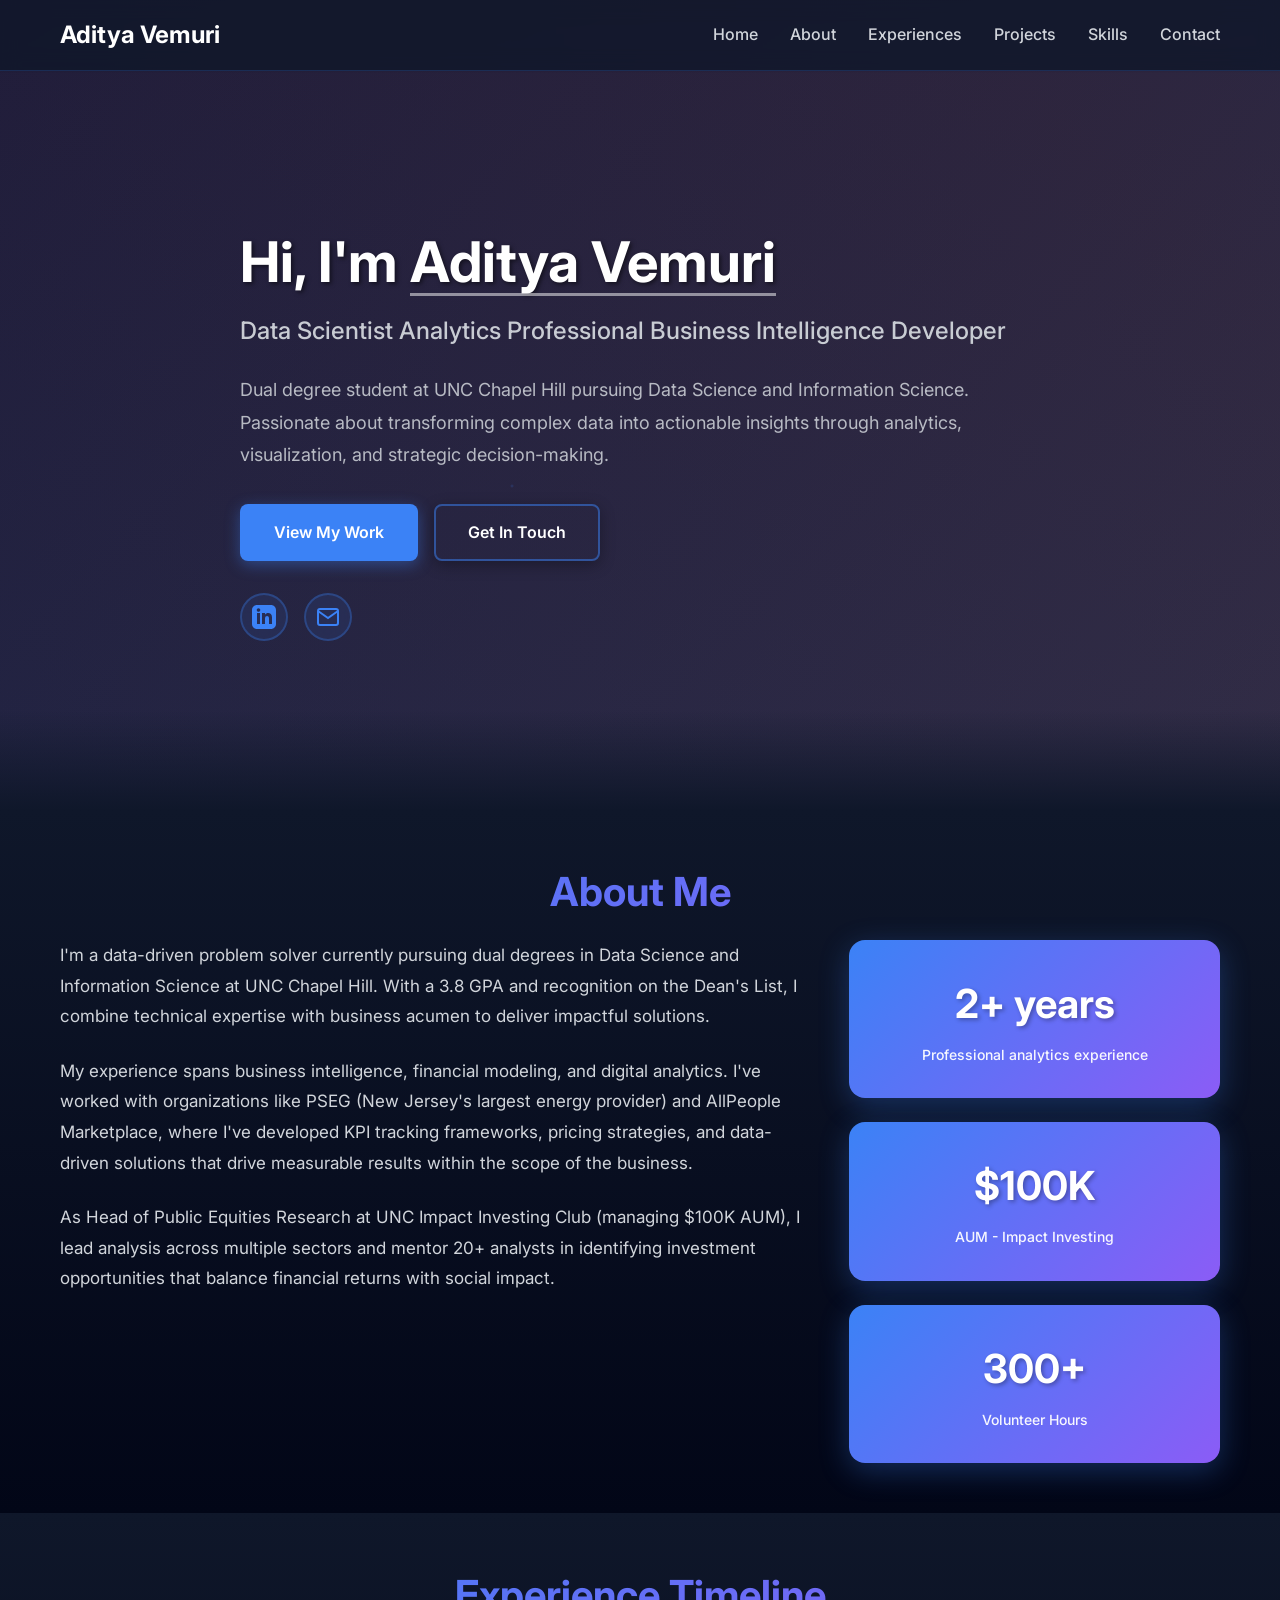
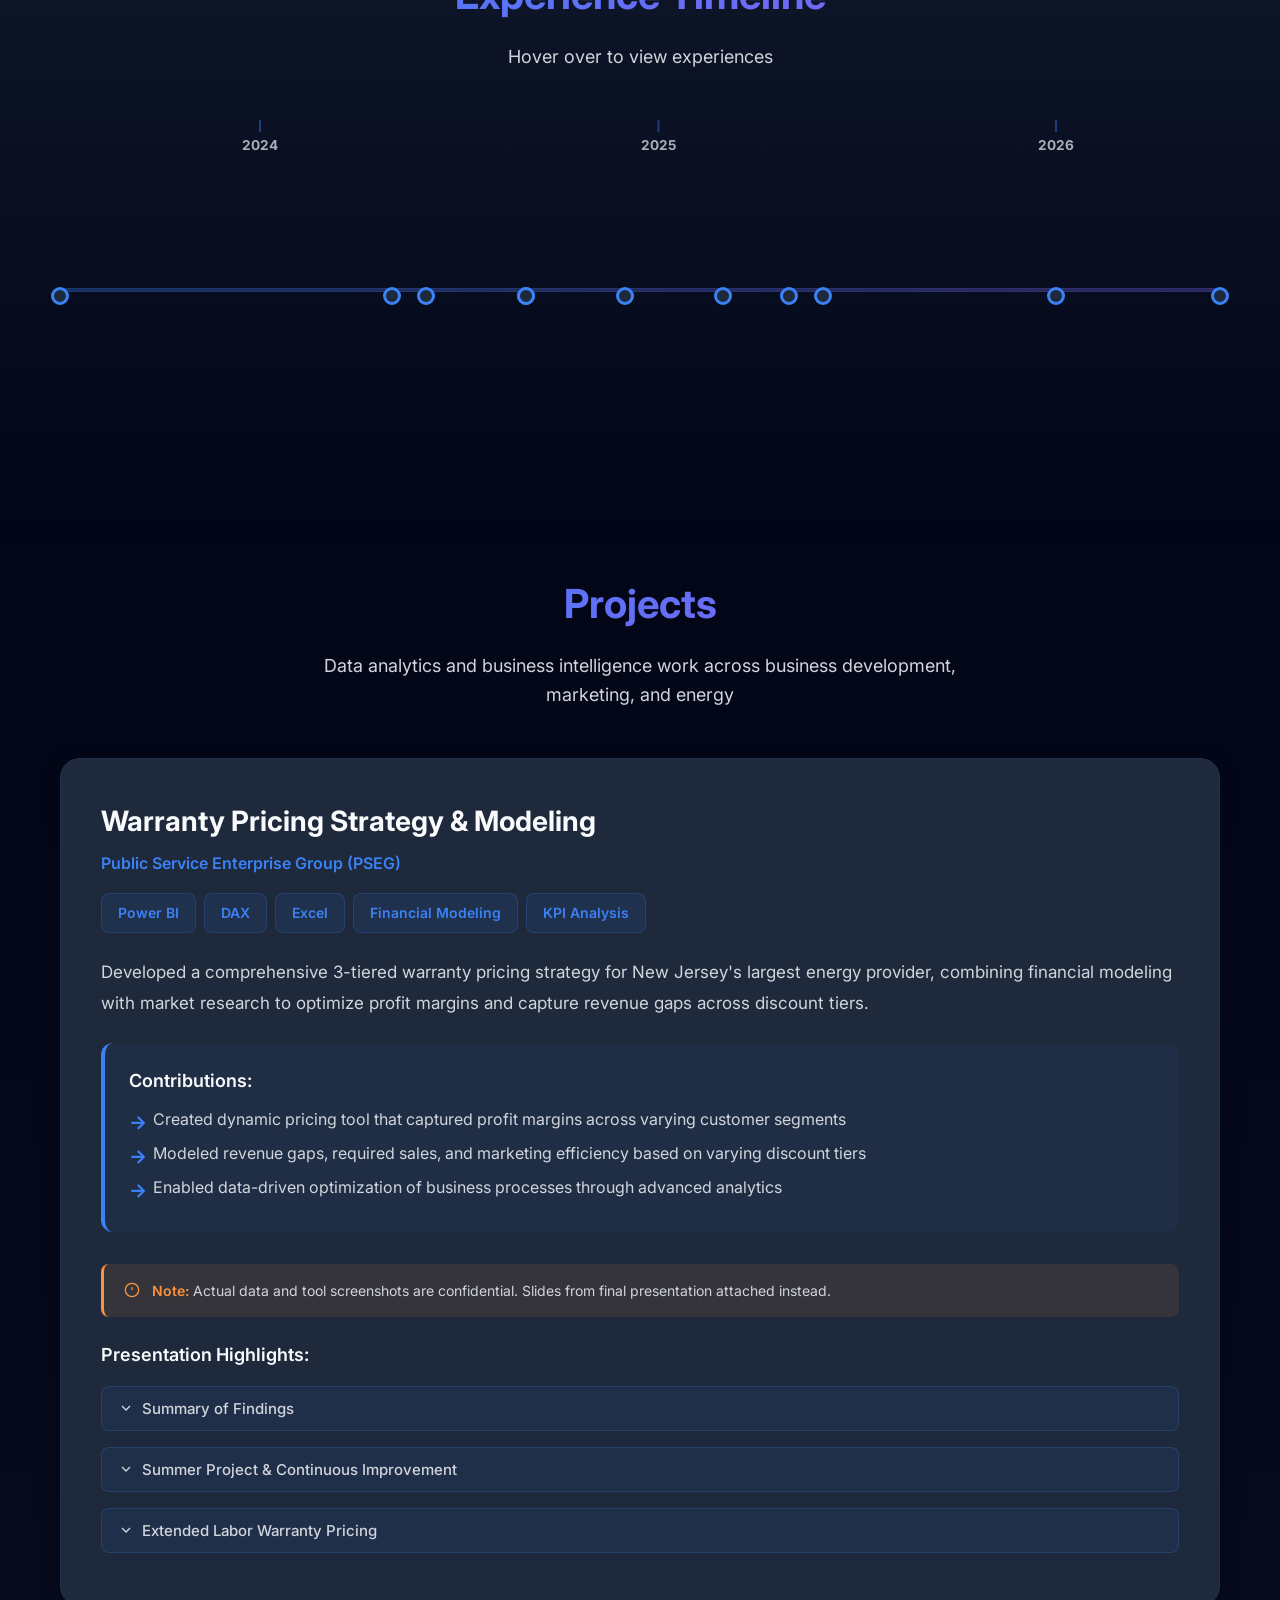
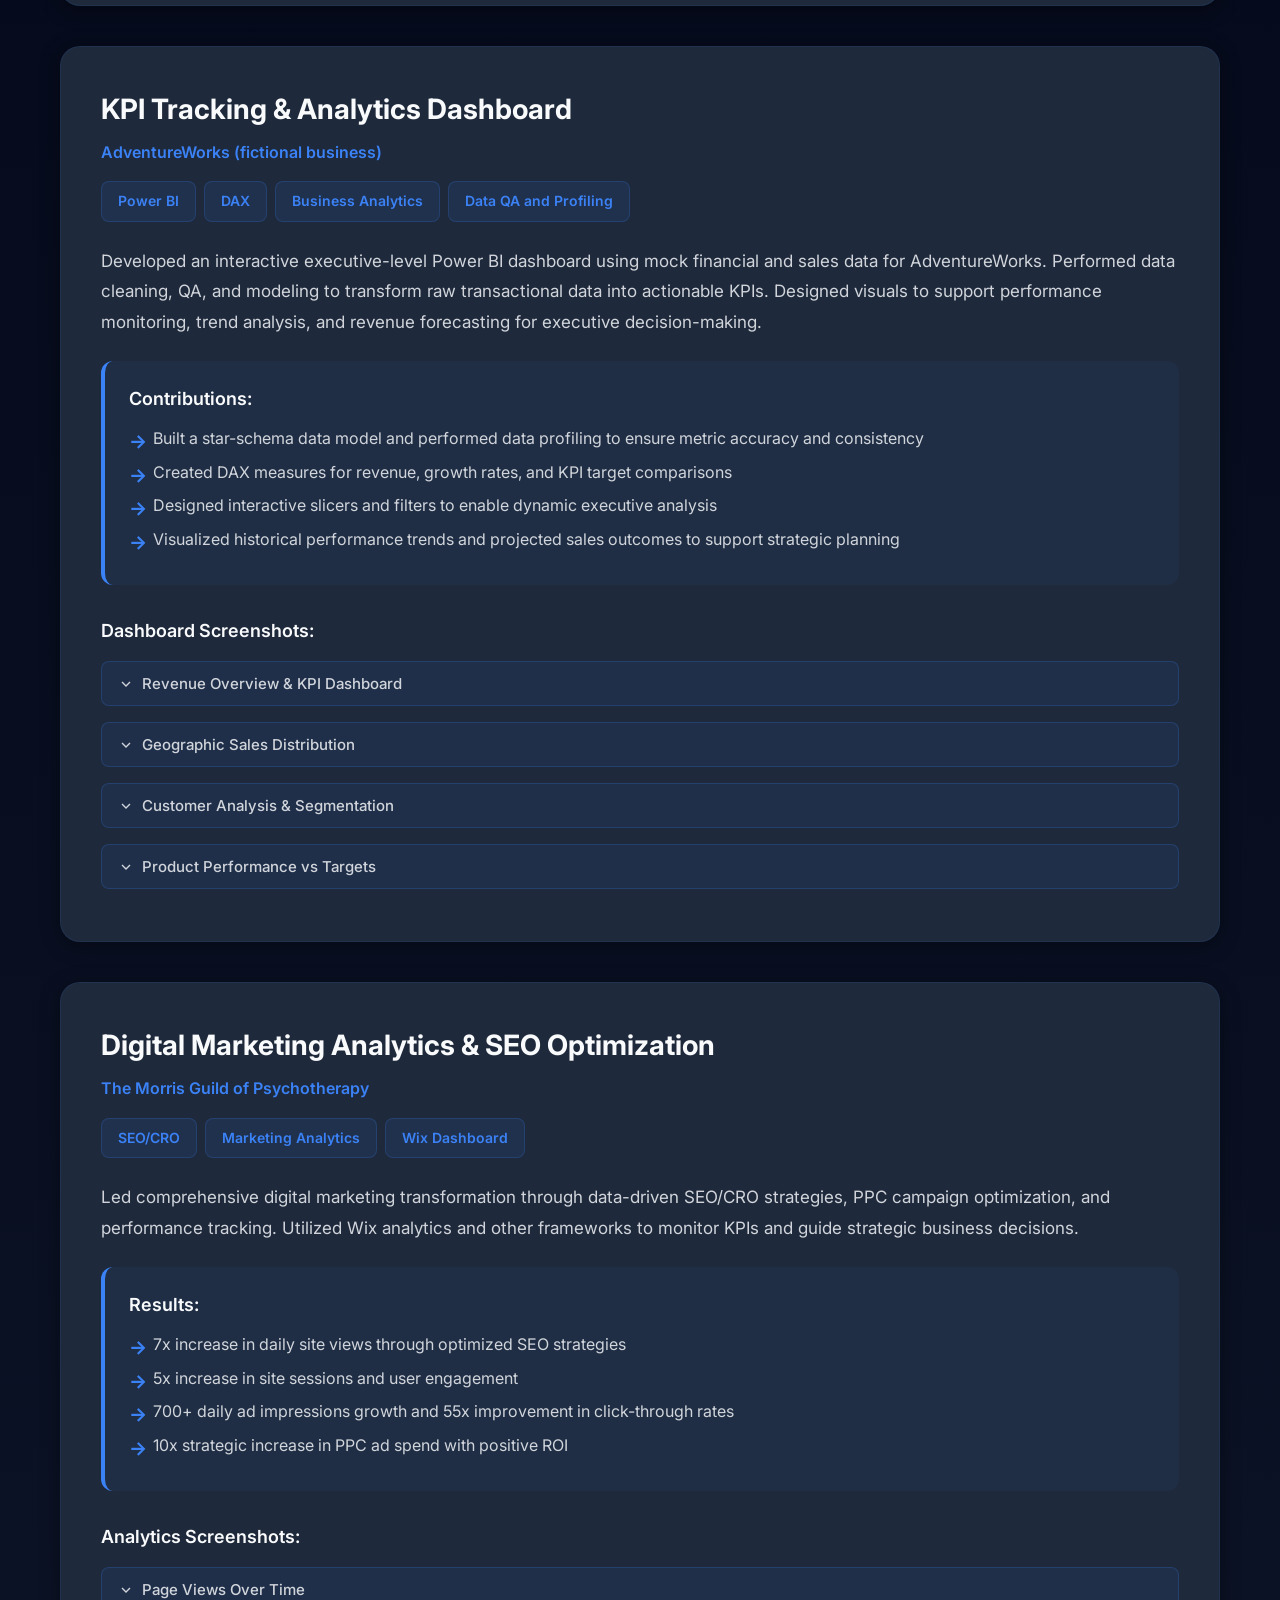
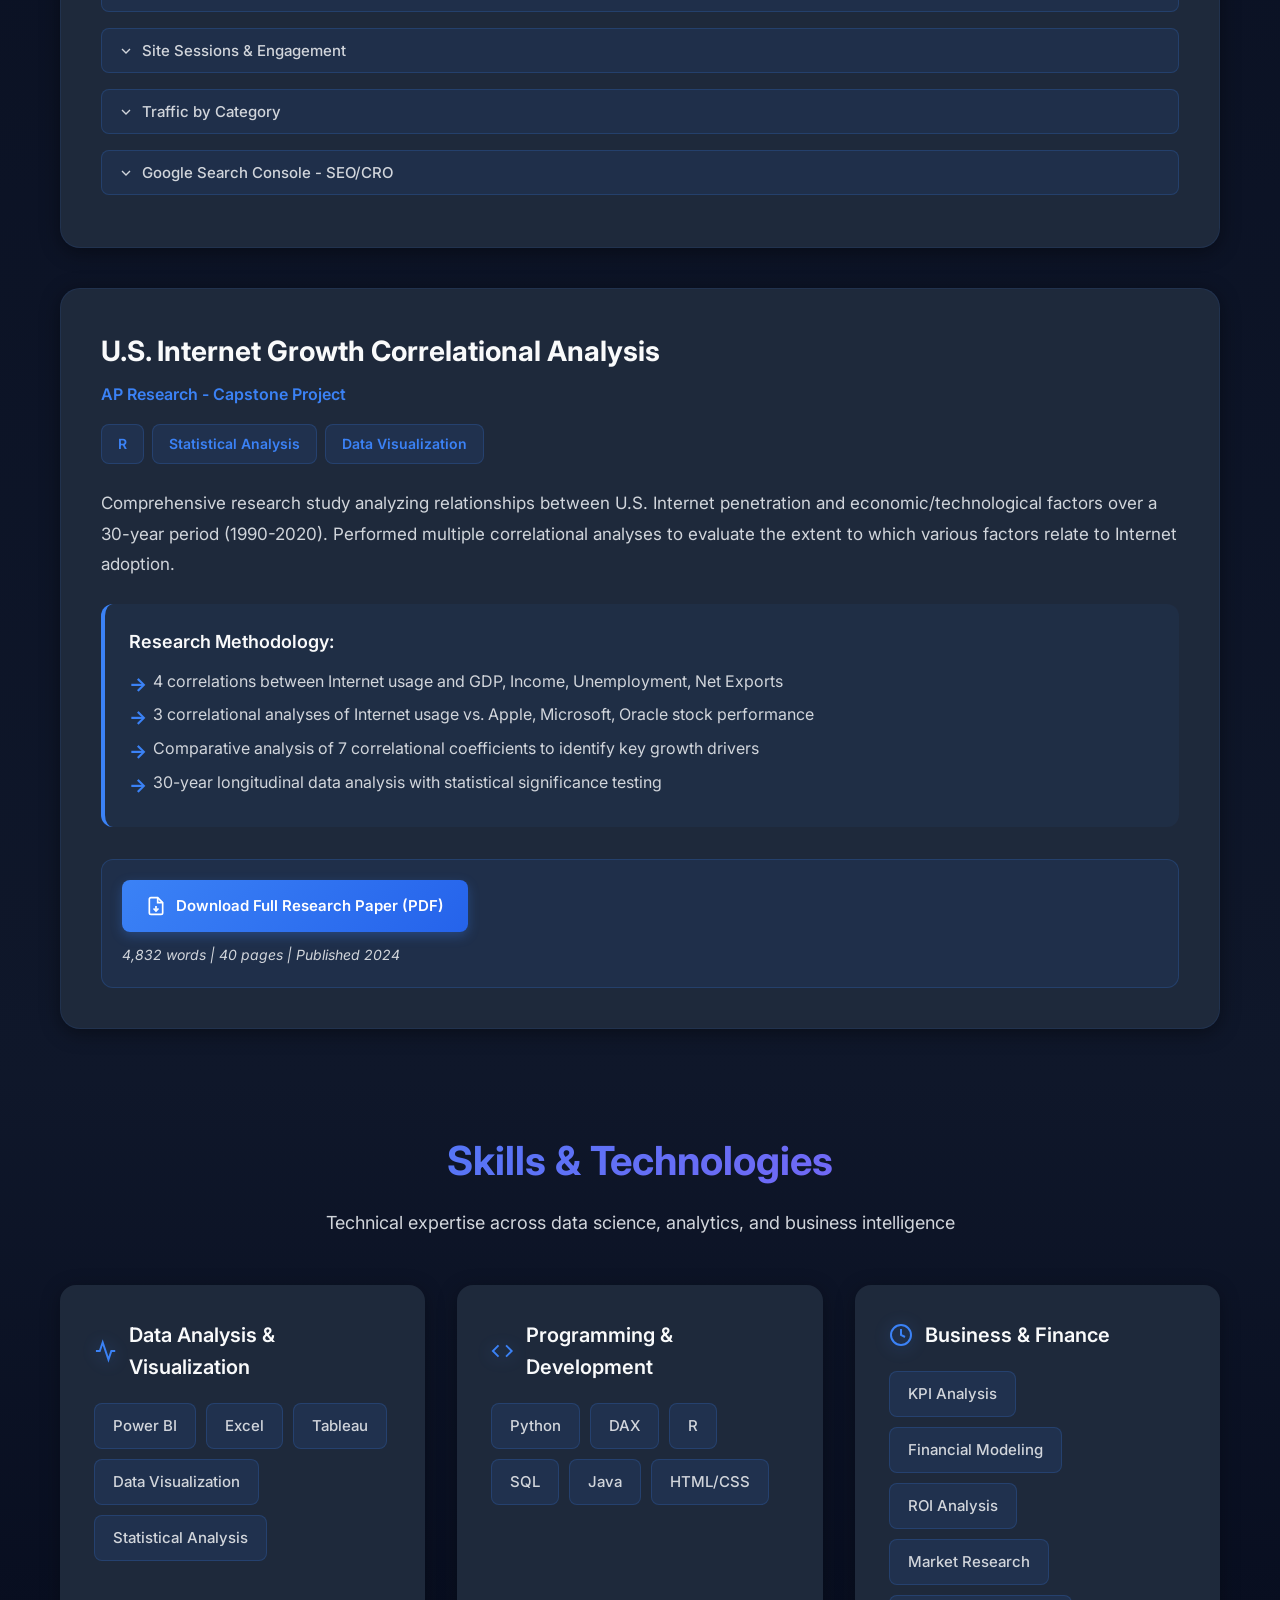
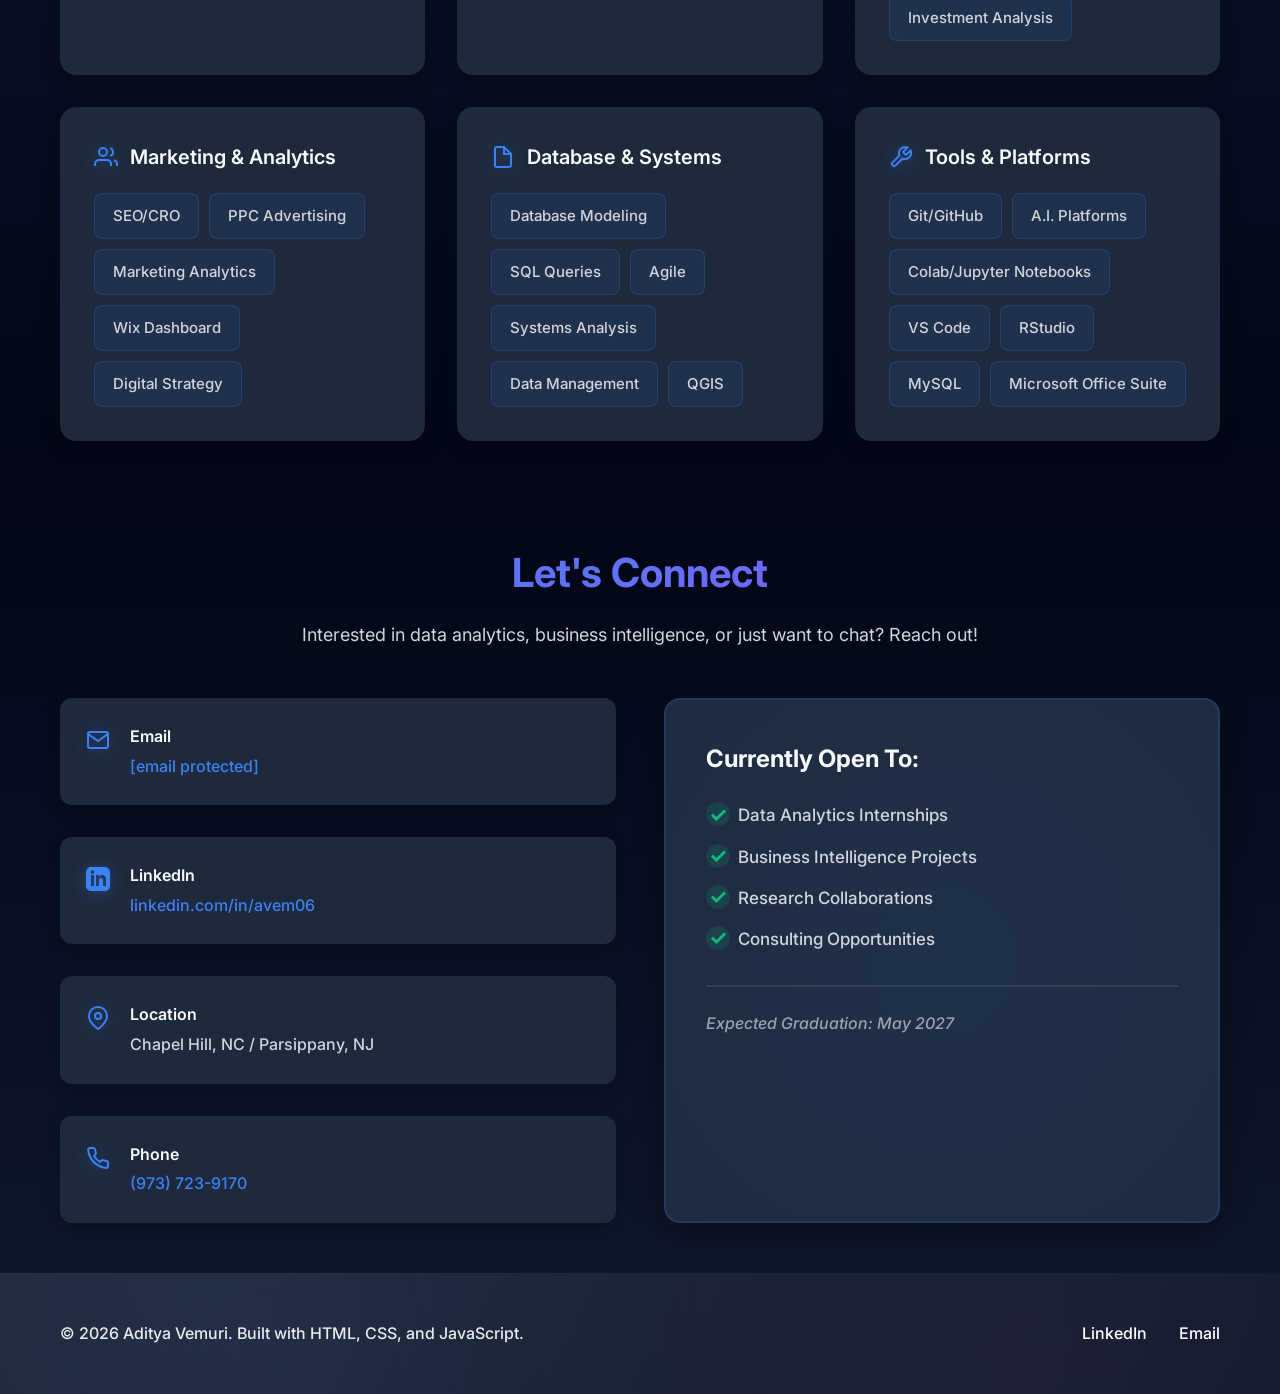
<file: index.html>
<!DOCTYPE html>
<html lang="en">
<head>
  <meta charset="UTF-8">
  <meta name="viewport" content="width=device-width, initial-scale=1.0">
  <meta name="description" content="Aditya Vemuri - Data Science and Analytics Portfolio">
  <title>Aditya Vemuri
 Data Science Portfolio</title>
  <link rel="stylesheet" href="styles.css">
  <link rel="preconnect" href="https://fonts.googleapis.com">
  <link rel="preconnect" href="https://fonts.gstatic.com" crossorigin>
  <link href="https://fonts.googleapis.com/css2?family=Inter:wght@300;400;500;600;700&display=swap" rel="stylesheet">
</head>
<body>
  <!-- Navigation -->
  <nav class="navbar">
    <div class="container">
      <div class="nav-brand">Aditya Vemuri</div>
      <ul class="nav-menu">
        <li><a href="#home" class="nav-link">Home</a></li>
        <li><a href="#about" class="nav-link">About</a></li>
        <li><a href="#experience" class="nav-link">Experiences</a></li>
        <li><a href="#projects" class="nav-link">Projects</a></li>
        <li><a href="#skills" class="nav-link">Skills</a></li>
        <li><a href="#contact" class="nav-link">Contact</a></li>
      </ul>
      <div class="hamburger">
        <span></span>
        <span></span>
        <span></span>
      </div>
    </div>
  </nav>

  <!-- Hero Section -->
  <section id="home" class="hero">
    <div class="container">
      <div class="hero-content">
        <h1 class="hero-title">Hi, I'm <span class="highlight">Aditya Vemuri</span></h1>
        <p class="hero-subtitle">Data Scientist 
 Analytics Professional 
 Business Intelligence Developer</p>
        <p class="hero-description">
          Dual degree student at UNC Chapel Hill pursuing Data Science and Information Science.
          Passionate about transforming complex data into actionable insights through analytics, visualization, and strategic decision-making.
        </p>
        <div class="hero-buttons">
          <a href="#projects" class="btn btn-primary">View My Work</a>
          <a href="#contact" class="btn btn-secondary">Get In Touch</a>
        </div>
        <div class="social-links">
          <a href="https://www.linkedin.com/in/avem06" target="_blank" class="social-link">
            <svg xmlns="http://www.w3.org/2000/svg" width="24" height="24" viewBox="0 0 24 24" fill="currentColor">
              <path d="M19 0h-14c-2.761 0-5 2.239-5 5v14c0 2.761 2.239 5 5 5h14c2.762 0 5-2.239 5-5v-14c0-2.761-2.238-5-5-5zm-11 19h-3v-11h3v11zm-1.5-12.268c-.966 0-1.75-.79-1.75-1.764s.784-1.764 1.75-1.764 1.75.79 1.75 1.764-.783 1.764-1.75 1.764zm13.5 12.268h-3v-5.604c0-3.368-4-3.113-4 0v5.604h-3v-11h3v1.765c1.396-2.586 7-2.777 7 2.476v6.759z"/>
            </svg>
          </a>
          <a href="/cdn-cgi/l/email-protection#48293e2d253d3a21083d262b662d2c3d" class="social-link">
            <svg xmlns="http://www.w3.org/2000/svg" width="24" height="24" viewBox="0 0 24 24" fill="none" stroke="currentColor" stroke-width="2">
              <path d="M4 4h16c1.1 0 2 .9 2 2v12c0 1.1-.9 2-2 2H4c-1.1 0-2-.9-2-2V6c0-1.1.9-2 2-2z"></path>
              <polyline points="22,6 12,13 2,6"></polyline>
            </svg>
          </a>
        </div>
      </div>
    </div>
  </section>

  <!-- About Section -->
  <section id="about" class="about">
    <div class="container">
      <h2 class="section-title">About Me</h2>
      <div class="about-content">
        <div class="about-text">
          <p>
            I'm a data-driven problem solver currently pursuing dual degrees in Data Science and Information Science at UNC Chapel Hill. With a 3.8 GPA and recognition on the Dean's List, I combine technical
            expertise with business acumen to deliver impactful solutions.
          </p>
          <p>
            My experience spans business intelligence, financial modeling, and digital analytics. I've worked with organizations
            like PSEG (New Jersey's largest energy provider) and AllPeople Marketplace, where I've developed KPI tracking frameworks,
            pricing strategies, and data-driven solutions that drive measurable results within the scope of the business.
          </p>
          <p>
            As Head of Public Equities Research at UNC Impact Investing Club (managing $100K AUM), I lead analysis across multiple sectors
            and mentor 20+ analysts in identifying investment opportunities that balance financial returns with social impact.
          </p>
        </div>
        <div class="about-stats">
          <div class="stat-card">
            <div class="stat-number">2+ years</div>
            <div class="stat-label">Professional analytics experience</div>
          </div>
          <div class="stat-card">
            <div class="stat-number">$100K</div>
            <div class="stat-label">AUM - Impact Investing</div>
          </div>
          <div class="stat-card">
            <div class="stat-number">300+</div>
            <div class="stat-label">Volunteer Hours</div>
          </div>
        </div>
      </div>
    </div>
  </section>

  <!-- Experience Section (Horizontal Timeline) -->
  <section id="experience" class="experience experience-horizontal">
    <div class="container">
      <h2 class="section-title">Experience Timeline</h2>
      <p class="section-subtitle">Hover over to view experiences</p>

      <!-- JS will render items into this container -->
      <div class="timeline-h" id="timeline-h">
        <div class="timeline-track"></div>
      </div>
    </div>
  </section>

  <!-- Projects Section -->
  <section id="projects" class="projects">
    <div class="container">
      <h2 class="section-title">Projects</h2>
      <p class="section-subtitle">Data analytics and business intelligence work across business development, marketing, and energy</p>
      <div class="projects-grid">
        <!-- Project 1: PSEG -->
        <div class="project-card">
          <div class="project-header">
            <h3 class="project-title">Warranty Pricing Strategy & Modeling</h3>
            <div class="project-company">Public Service Enterprise Group (PSEG)</div>
          </div>
          <div class="project-tags">
            <span class="tag">Power BI</span>
            <span class="tag">DAX</span>
            <span class="tag">Excel</span>
            <span class="tag">Financial Modeling</span>
            <span class="tag">KPI Analysis</span>
          </div>
          <p class="project-description">
            Developed a comprehensive 3-tiered warranty pricing strategy for New Jersey's largest energy provider,
            combining financial modeling with market research to optimize profit margins and capture revenue gaps across discount tiers.
          </p>
          <div class="project-results">
            <h4>Contributions:</h4>
            <ul>
              <li>Created dynamic pricing tool that captured profit margins across varying customer segments</li>
              <li>Modeled revenue gaps, required sales, and marketing efficiency based on varying discount tiers</li>
              <li>Enabled data-driven optimization of business processes through advanced analytics</li>
            </ul>
          </div>
          
          <!-- Confidentiality Note -->
          <div class="confidentiality-note">
            <svg xmlns="http://www.w3.org/2000/svg" width="16" height="16" viewBox="0 0 24 24" fill="none" stroke="currentColor" stroke-width="2">
              <circle cx="12" cy="12" r="10"></circle>
              <line x1="12" y1="8" x2="12" y2="12"></line>
              <line x1="12" y1="16" x2="12.01" y2="16"></line>
            </svg>
            <p><strong>Note:</strong> Actual data and tool screenshots are confidential. Slides from final presentation attached instead.</p>
          </div>
          
          <!-- Presentation Slides with Individual Toggles -->
          <div class="dashboard-section">
            <h4 class="dashboard-section-title">Presentation Highlights:</h4>
            
            <!-- Slide 1: Summary of Findings -->
            <div class="dashboard-item">
              <button class="dashboard-toggle-btn" onclick="toggleImage(this)">
                <svg xmlns="http://www.w3.org/2000/svg" width="16" height="16" viewBox="0 0 24 24" fill="none" stroke="currentColor" stroke-width="2">
                  <polyline points="6 9 12 15 18 9"></polyline>
                </svg>
                Summary of Findings
              </button>
              <div class="dashboard-image-container" style="display: none;">
                <img src="pseg-slide1.png" alt="PSEG WorryFree Summary of Findings" class="dashboard-image">
              </div>
            </div>
            
            <!-- Slide 2: Project Overview -->
            <div class="dashboard-item">
              <button class="dashboard-toggle-btn" onclick="toggleImage(this)">
                <svg xmlns="http://www.w3.org/2000/svg" width="16" height="16" viewBox="0 0 24 24" fill="none" stroke="currentColor" stroke-width="2">
                  <polyline points="6 9 12 15 18 9"></polyline>
                </svg>
                Summer Project & Continuous Improvement
              </button>
              <div class="dashboard-image-container" style="display: none;">
                <img src="pseg-slide2.png" alt="PSEG Project Overview and Analysis" class="dashboard-image">
              </div>
            </div>
            
            <!-- Slide 3: Pricing Analysis -->
            <div class="dashboard-item">
              <button class="dashboard-toggle-btn" onclick="toggleImage(this)">
                <svg xmlns="http://www.w3.org/2000/svg" width="16" height="16" viewBox="0 0 24 24" fill="none" stroke="currentColor" stroke-width="2">
                  <polyline points="6 9 12 15 18 9"></polyline>
                </svg>
                Extended Labor Warranty Pricing
              </button>
              <div class="dashboard-image-container" style="display: none;">
                <img src="pseg-slide3-white.png" alt="PSEG Warranty Pricing Strategy" class="dashboard-image">
              </div>
            </div>
          </div>
        </div>

        <!-- Project 2: AdventureWorks PowerBI Dashboard -->
        <div class="project-card">
          <div class="project-header">
            <h3 class="project-title">KPI Tracking & Analytics Dashboard</h3>
            <div class="project-company">AdventureWorks (fictional business)</div>
          </div>
          <div class="project-tags">
            <span class="tag">Power BI</span>
            <span class="tag">DAX</span>
            <span class="tag">Business Analytics</span>
            <span class="tag">Data QA and Profiling</span>
          </div>
          <p class="project-description">
            Developed an interactive executive-level Power BI dashboard using mock financial and sales data for AdventureWorks. 
            Performed data cleaning, QA, and modeling to transform raw transactional data into actionable KPIs. 
            Designed visuals to support performance monitoring, trend analysis, and revenue forecasting for executive decision-making.</p>
          <div class="project-results">
            <h4>Contributions:</h4>
            <ul>
              <li>Built a star-schema data model and performed data profiling to ensure metric accuracy and consistency</li>
              <li>Created DAX measures for revenue, growth rates, and KPI target comparisons</li>
              <li>Designed interactive slicers and filters to enable dynamic executive analysis</li>
              <li>Visualized historical performance trends and projected sales outcomes to support strategic planning</li>
            </ul>
          </div>
          
          <!-- Dashboard Screenshots with Individual Toggles -->
          <div class="dashboard-section">
            <h4 class="dashboard-section-title">Dashboard Screenshots:</h4>
            
            <!-- Screenshot 1: Overview -->
            <div class="dashboard-item">
              <button class="dashboard-toggle-btn" onclick="toggleImage(this)">
                <svg xmlns="http://www.w3.org/2000/svg" width="16" height="16" viewBox="0 0 24 24" fill="none" stroke="currentColor" stroke-width="2">
                  <polyline points="6 9 12 15 18 9"></polyline>
                </svg>
                Revenue Overview & KPI Dashboard
              </button>
              <div class="dashboard-image-container" style="display: none;">
                <img src="dashboard-overview.png" alt="AdventureWorks Dashboard Overview - Revenue Trends and KPIs" class="dashboard-image">
              </div>
            </div>
            
            <!-- Screenshot 2: Map -->
            <div class="dashboard-item">
              <button class="dashboard-toggle-btn" onclick="toggleImage(this)">
                <svg xmlns="http://www.w3.org/2000/svg" width="16" height="16" viewBox="0 0 24 24" fill="none" stroke="currentColor" stroke-width="2">
                  <polyline points="6 9 12 15 18 9"></polyline>
                </svg>
                Geographic Sales Distribution
              </button>
              <div class="dashboard-image-container" style="display: none;">
                <img src="dashboard-map.png" alt="Geographic Sales Distribution Map" class="dashboard-image">
              </div>
            </div>
            
            <!-- Screenshot 3: Customers -->
            <div class="dashboard-item">
              <button class="dashboard-toggle-btn" onclick="toggleImage(this)">
                <svg xmlns="http://www.w3.org/2000/svg" width="16" height="16" viewBox="0 0 24 24" fill="none" stroke="currentColor" stroke-width="2">
                  <polyline points="6 9 12 15 18 9"></polyline>
                </svg>
                Customer Analysis & Segmentation
              </button>
              <div class="dashboard-image-container" style="display: none;">
                <img src="dashboard-customers.png" alt="Customer Analysis Dashboard - Segmentation and Top Customers" class="dashboard-image">
              </div>
            </div>
            
            <!-- Screenshot 4: Products -->
            <div class="dashboard-item">
              <button class="dashboard-toggle-btn" onclick="toggleImage(this)">
                <svg xmlns="http://www.w3.org/2000/svg" width="16" height="16" viewBox="0 0 24 24" fill="none" stroke="currentColor" stroke-width="2">
                  <polyline points="6 9 12 15 18 9"></polyline>
                </svg>
                Product Performance vs Targets
              </button>
              <div class="dashboard-image-container" style="display: none;">
                <img src="dashboard-products.png" alt="Product Performance Dashboard - Metrics vs Targets" class="dashboard-image">
              </div>
            </div>
          </div>
        </div>

        <!-- Project 3: Morris Guild -->
        <div class="project-card">
          <div class="project-header">
            <h3 class="project-title">Digital Marketing Analytics & SEO Optimization</h3>
            <div class="project-company">The Morris Guild of Psychotherapy</div>
          </div>
          <div class="project-tags">
            <span class="tag">SEO/CRO</span>
            <span class="tag">Marketing Analytics</span>
            <span class="tag">Wix Dashboard</span>
          </div>
          <p class="project-description">
            Led comprehensive digital marketing transformation through data-driven SEO/CRO strategies, PPC campaign optimization,
            and performance tracking. Utilized Wix analytics and other frameworks to monitor KPIs and guide strategic business decisions.
          </p>
          <div class="project-results">
            <h4>Results:</h4>
            <ul>
              <li>7x increase in daily site views through optimized SEO strategies</li>
              <li>5x increase in site sessions and user engagement</li>
              <li>700+ daily ad impressions growth and 55x improvement in click-through rates</li>
              <li>10x strategic increase in PPC ad spend with positive ROI</li>
            </ul>
          </div>
          
          <!-- Analytics Screenshots with Individual Toggles -->
          <div class="dashboard-section">
            <h4 class="dashboard-section-title">Analytics Screenshots:</h4>
            
            <!-- Screenshot 1: Page Views -->
            <div class="dashboard-item">
              <button class="dashboard-toggle-btn" onclick="toggleImage(this)">
                <svg xmlns="http://www.w3.org/2000/svg" width="16" height="16" viewBox="0 0 24 24" fill="none" stroke="currentColor" stroke-width="2">
                  <polyline points="6 9 12 15 18 9"></polyline>
                </svg>
                Page Views Over Time
              </button>
              <div class="dashboard-image-container" style="display: none;">
                <img src="morris-pageviews.png" alt="Morris Guild Page Views Analytics" class="dashboard-image">
              </div>
            </div>
            
            <!-- Screenshot 2: Site Sessions -->
            <div class="dashboard-item">
              <button class="dashboard-toggle-btn" onclick="toggleImage(this)">
                <svg xmlns="http://www.w3.org/2000/svg" width="16" height="16" viewBox="0 0 24 24" fill="none" stroke="currentColor" stroke-width="2">
                  <polyline points="6 9 12 15 18 9"></polyline>
                </svg>
                Site Sessions & Engagement
              </button>
              <div class="dashboard-image-container" style="display: none;">
                <img src="morris-sessions.png" alt="Morris Guild Site Sessions Analytics" class="dashboard-image">
              </div>
            </div>
            
            <!-- Screenshot 3: Traffic Sources -->
            <div class="dashboard-item">
              <button class="dashboard-toggle-btn" onclick="toggleImage(this)">
                <svg xmlns="http://www.w3.org/2000/svg" width="16" height="16" viewBox="0 0 24 24" fill="none" stroke="currentColor" stroke-width="2">
                  <polyline points="6 9 12 15 18 9"></polyline>
                </svg>
                Traffic by Category
              </button>
              <div class="dashboard-image-container" style="display: none;">
                <img src="morris-traffic.png" alt="Morris Guild Traffic Sources Analytics" class="dashboard-image">
              </div>
            </div>

            <!-- Screenshot 4: SEO -->
            <div class="dashboard-item">
              <button class="dashboard-toggle-btn" onclick="toggleImage(this)">
                <svg xmlns="http://www.w3.org/2000/svg" width="16" height="16" viewBox="0 0 24 24" fill="none" stroke="currentColor" stroke-width="2">
                  <polyline points="6 9 12 15 18 9"></polyline>
                </svg>
                Google Search Console - SEO/CRO 
              </button>
              <div class="dashboard-image-container" style="display: none;">
                <img src="seo-cro.png" alt="Google Search Console" class="dashboard-image">
              </div>
              
            </div>
          </div>
        </div>

        <!-- Project 4: Research -->
        <div class="project-card">
          <div class="project-header">
            <h3 class="project-title">U.S. Internet Growth Correlational Analysis</h3>
            <div class="project-company">AP Research - Capstone Project</div>
          </div>
          <div class="project-tags">
            <span class="tag">R</span>
            <span class="tag">Statistical Analysis</span>
            <span class="tag">Data Visualization</span>
          </div>
          <p class="project-description">
            Comprehensive research study analyzing relationships between U.S. Internet penetration and economic/technological
            factors over a 30-year period (1990-2020). Performed multiple correlational analyses to evaluate the extent to
            which various factors relate to Internet adoption.
          </p>
          <div class="project-results">
            <h4>Research Methodology:</h4>
            <ul>
              <li>4 correlations between Internet usage and GDP, Income, Unemployment, Net Exports</li>
              <li>3 correlational analyses of Internet usage vs. Apple, Microsoft, Oracle stock performance</li>
              <li>Comparative analysis of 7 correlational coefficients to identify key growth drivers</li>
              <li>30-year longitudinal data analysis with statistical significance testing</li>
            </ul>
          </div>
          
          <!-- Research Paper Download -->
          <div class="research-download">
            <a href="research-paper.pdf" class="pdf-download-btn" download>
              <svg xmlns="http://www.w3.org/2000/svg" width="20" height="20" viewBox="0 0 24 24" fill="none" stroke="currentColor" stroke-width="2">
                <path d="M14 2H6a2 2 0 0 0-2 2v16a2 2 0 0 0 2 2h12a2 2 0 0 0 2-2V8z"></path>
                <polyline points="14 2 14 8 20 8"></polyline>
                <line x1="12" y1="18" x2="12" y2="12"></line>
                <polyline points="9 15 12 18 15 15"></polyline>
              </svg>
              Download Full Research Paper (PDF)
            </a>
            <p class="paper-details">4,832 words | 40 pages | Published 2024</p>
          </div>
        </div>
      </div>
    </div>
  </section>

  <!-- Skills Section -->
  <section id="skills" class="skills">
    <div class="container">
      <h2 class="section-title">Skills & Technologies</h2>
      <p class="section-subtitle">Technical expertise across data science, analytics, and business intelligence</p>
      <div class="skills-grid">
        <div class="skill-category">
          <h3 class="skill-category-title">
            <svg xmlns="http://www.w3.org/2000/svg" width="24" height="24" viewBox="0 0 24 24" fill="none" stroke="currentColor" stroke-width="2">
              <polyline points="22 12 18 12 15 21 9 3 6 12 2 12"></polyline>
            </svg>
            Data Analysis & Visualization
          </h3>
          <div class="skill-tags">
            <span class="skill-tag">Power BI</span>
            <span class="skill-tag">Excel</span>
            <span class="skill-tag">Tableau</span>
            <span class="skill-tag">Data Visualization</span>
            <span class="skill-tag">Statistical Analysis</span>
          </div>
        </div>
        <div class="skill-category">
          <h3 class="skill-category-title">
            <svg xmlns="http://www.w3.org/2000/svg" width="24" height="24" viewBox="0 0 24 24" fill="none" stroke="currentColor" stroke-width="2">
              <polyline points="16 18 22 12 16 6"></polyline>
              <polyline points="8 6 2 12 8 18"></polyline>
            </svg>
            Programming & Development
          </h3>
          <div class="skill-tags">
            <span class="skill-tag">Python</span>
            <span class="skill-tag">DAX</span>
            <span class="skill-tag">R</span>
            <span class="skill-tag">SQL</span>
            <span class="skill-tag">Java</span>
            <span class="skill-tag">HTML/CSS</span>
          </div>
        </div>
        <div class="skill-category">
          <h3 class="skill-category-title">
            <svg xmlns="http://www.w3.org/2000/svg" width="24" height="24" viewBox="0 0 24 24" fill="none" stroke="currentColor" stroke-width="2">
              <circle cx="12" cy="12" r="10"></circle>
              <path d="M12 6v6l4 2"></path>
            </svg>
            Business & Finance
          </h3>
          <div class="skill-tags">
            <span class="skill-tag">KPI Analysis</span>
            <span class="skill-tag">Financial Modeling</span>
            <span class="skill-tag">ROI Analysis</span>
            <span class="skill-tag">Market Research</span>
            <span class="skill-tag">Investment Analysis</span>
          </div>
        </div>
        <div class="skill-category">
          <h3 class="skill-category-title">
            <svg xmlns="http://www.w3.org/2000/svg" width="24" height="24" viewBox="0 0 24 24" fill="none" stroke="currentColor" stroke-width="2">
              <path d="M17 21v-2a4 4 0 0 0-4-4H5a4 4 0 0 0-4 4v2"></path>
              <circle cx="9" cy="7" r="4"></circle>
              <path d="M23 21v-2a4 4 0 0 0-3-3.87"></path>
              <path d="M16 3.13a4 4 0 0 1 0 7.75"></path>
            </svg>
            Marketing & Analytics
          </h3>
          <div class="skill-tags">
            <span class="skill-tag">SEO/CRO</span>
            <span class="skill-tag">PPC Advertising</span>
            <span class="skill-tag">Marketing Analytics</span>
            <span class="skill-tag">Wix Dashboard</span>
            <span class="skill-tag">Digital Strategy</span>
          </div>
        </div>
        <div class="skill-category">
          <h3 class="skill-category-title">
            <svg xmlns="http://www.w3.org/2000/svg" width="24" height="24" viewBox="0 0 24 24" fill="none" stroke="currentColor" stroke-width="2">
              <path d="M13 2H6a2 2 0 0 0-2 2v16a2 2 0 0 0 2 2h12a2 2 0 0 0 2-2V9z"></path>
              <polyline points="13 2 13 9 20 9"></polyline>
            </svg>
            Database & Systems
          </h3>
          <div class="skill-tags">
            <span class="skill-tag">Database Modeling</span>
            <span class="skill-tag">SQL Queries</span>
            <span class="skill-tag">Agile</span>
            <span class="skill-tag">Systems Analysis</span>
            <span class="skill-tag">Data Management</span>
            <span class="skill-tag">QGIS</span>
          </div>
        </div>
        <div class="skill-category">
          <h3 class="skill-category-title">
            <svg xmlns="http://www.w3.org/2000/svg" width="24" height="24" viewBox="0 0 24 24" fill="none" stroke="currentColor" stroke-width="2">
              <path d="M14.7 6.3a1 1 0 0 0 0 1.4l1.6 1.6a1 1 0 0 0 1.4 0l3.77-3.77a6 6 0 0 1-7.94 7.94l-6.91 6.91a2.12 2.12 0 0 1-3-3l6.91-6.91a6 6 0 0 1 7.94-7.94l-3.76 3.76z"></path>
            </svg>
            Tools & Platforms
          </h3>
          <div class="skill-tags">
            <span class="skill-tag">Git/GitHub</span>
            <span class="skill-tag">A.I. Platforms</span>
            <span class="skill-tag">Colab/Jupyter Notebooks</span>
            <span class="skill-tag">VS Code</span>
            <span class="skill-tag">RStudio</span>
            <span class="skill-tag">MySQL</span>
            <span class="skill-tag">Microsoft Office Suite</span>
                    </div>
        </div>
      </div>
    </div>
  </section>

  <!-- Contact Section -->
  <section id="contact" class="contact">
    <div class="container">
      <h2 class="section-title">Let's Connect</h2>
      <p class="section-subtitle">Interested in data analytics, business intelligence, or just want to chat? Reach out!</p>
      
      <div class="contact-content">
        <div class="contact-info">
          <div class="contact-item">
            <svg xmlns="http://www.w3.org/2000/svg" width="24" height="24" viewBox="0 0 24 24" fill="none" stroke="currentColor" stroke-width="2">
              <path d="M4 4h16c1.1 0 2 .9 2 2v12c0 1.1-.9 2-2 2H4c-1.1 0-2-.9-2-2V6c0-1.1.9-2 2-2z"></path>
              <polyline points="22,6 12,13 2,6"></polyline>
            </svg>
            <div>
              <h4>Email</h4>
              <a href="/cdn-cgi/l/email-protection#650413000810170c25100b064b000110"><span class="__cf_email__" data-cfemail="a3c2d5c6ced6d1cae3d6cdc08dc6c7d6">[email&#160;protected]</span></a>
            </div>
          </div>
          
          <div class="contact-item">
            <svg xmlns="http://www.w3.org/2000/svg" width="24" height="24" viewBox="0 0 24 24" fill="currentColor">
              <path d="M19 0h-14c-2.761 0-5 2.239-5 5v14c0 2.761 2.239 5 5 5h14c2.762 0 5-2.239 5-5v-14c0-2.761-2.238-5-5-5zm-11 19h-3v-11h3v11zm-1.5-12.268c-.966 0-1.75-.79-1.75-1.764s.784-1.764 1.75-1.764 1.75.79 1.75 1.764-.783 1.764-1.75 1.764zm13.5 12.268h-3v-5.604c0-3.368-4-3.113-4 0v5.604h-3v-11h3v1.765c1.396-2.586 7-2.777 7 2.476v6.759z"/>
            </svg>
            <div>
              <h4>LinkedIn</h4>
              <a href="https://www.linkedin.com/in/avem06" target="_blank">linkedin.com/in/avem06</a>
            </div>
          </div>
          
          <div class="contact-item">
            <svg xmlns="http://www.w3.org/2000/svg" width="24" height="24" viewBox="0 0 24 24" fill="none" stroke="currentColor" stroke-width="2">
              <path d="M21 10c0 7-9 13-9 13s-9-6-9-13a9 9 0 0 1 18 0z"></path>
              <circle cx="12" cy="10" r="3"></circle>
            </svg>
            <div>
              <h4>Location</h4>
              <p>Chapel Hill, NC / Parsippany, NJ</p>
            </div>
          </div>

          <div class="contact-item">
            <svg xmlns="http://www.w3.org/2000/svg" width="24" height="24" viewBox="0 0 24 24" fill="none" stroke="currentColor" stroke-width="2">
              <path d="M22 16.92v3a2 2 0 0 1-2.18 2 19.79 19.79 0 0 1-8.63-3.07 19.5 19.5 0 0 1-6-6 19.79 19.79 0 0 1-3.07-8.67A2 2 0 0 1 4.11 2h3a2 2 0 0 1 2 1.72 12.84 12.84 0 0 0 .7 2.81 2 2 0 0 1-.45 2.11L8.09 9.91a16 16 0 0 0 6 6l1.27-1.27a2 2 0 0 1 2.11-.45 12.84 12.84 0 0 0 2.81.7A2 2 0 0 1 22 16.92z"></path>
            </svg>
            <div>
              <h4>Phone</h4>
              <a href="tel:+19737239170">(973) 723-9170</a>
            </div>
          </div>
        </div>

        <div class="contact-cta">
          <h3>Currently Open To:</h3>
          <ul>
            <li>Data Analytics Internships</li>
            <li>Business Intelligence Projects</li>
            <li>Research Collaborations</li>
            <li>Consulting Opportunities</li>
          </ul>
          <p class="graduation-note">Expected Graduation: May 2027</p>
        </div>
      </div>
    </div>
  </section>

  <!-- Footer -->
  <footer class="footer">
    <div class="container">
      <p>&copy; 2025 Aditya Vemuri. Built with HTML, CSS, and JavaScript.</p>
      <div class="footer-links">
        <a href="https://www.linkedin.com/in/avem06" target="_blank">LinkedIn</a>
        <a href="/cdn-cgi/l/email-protection#58392e3d352d2a31182d363b763d3c2d">Email</a>
      </div>
    </div>
  </footer>

  <script src="script.js"></script>
</body>
</html>
</file>
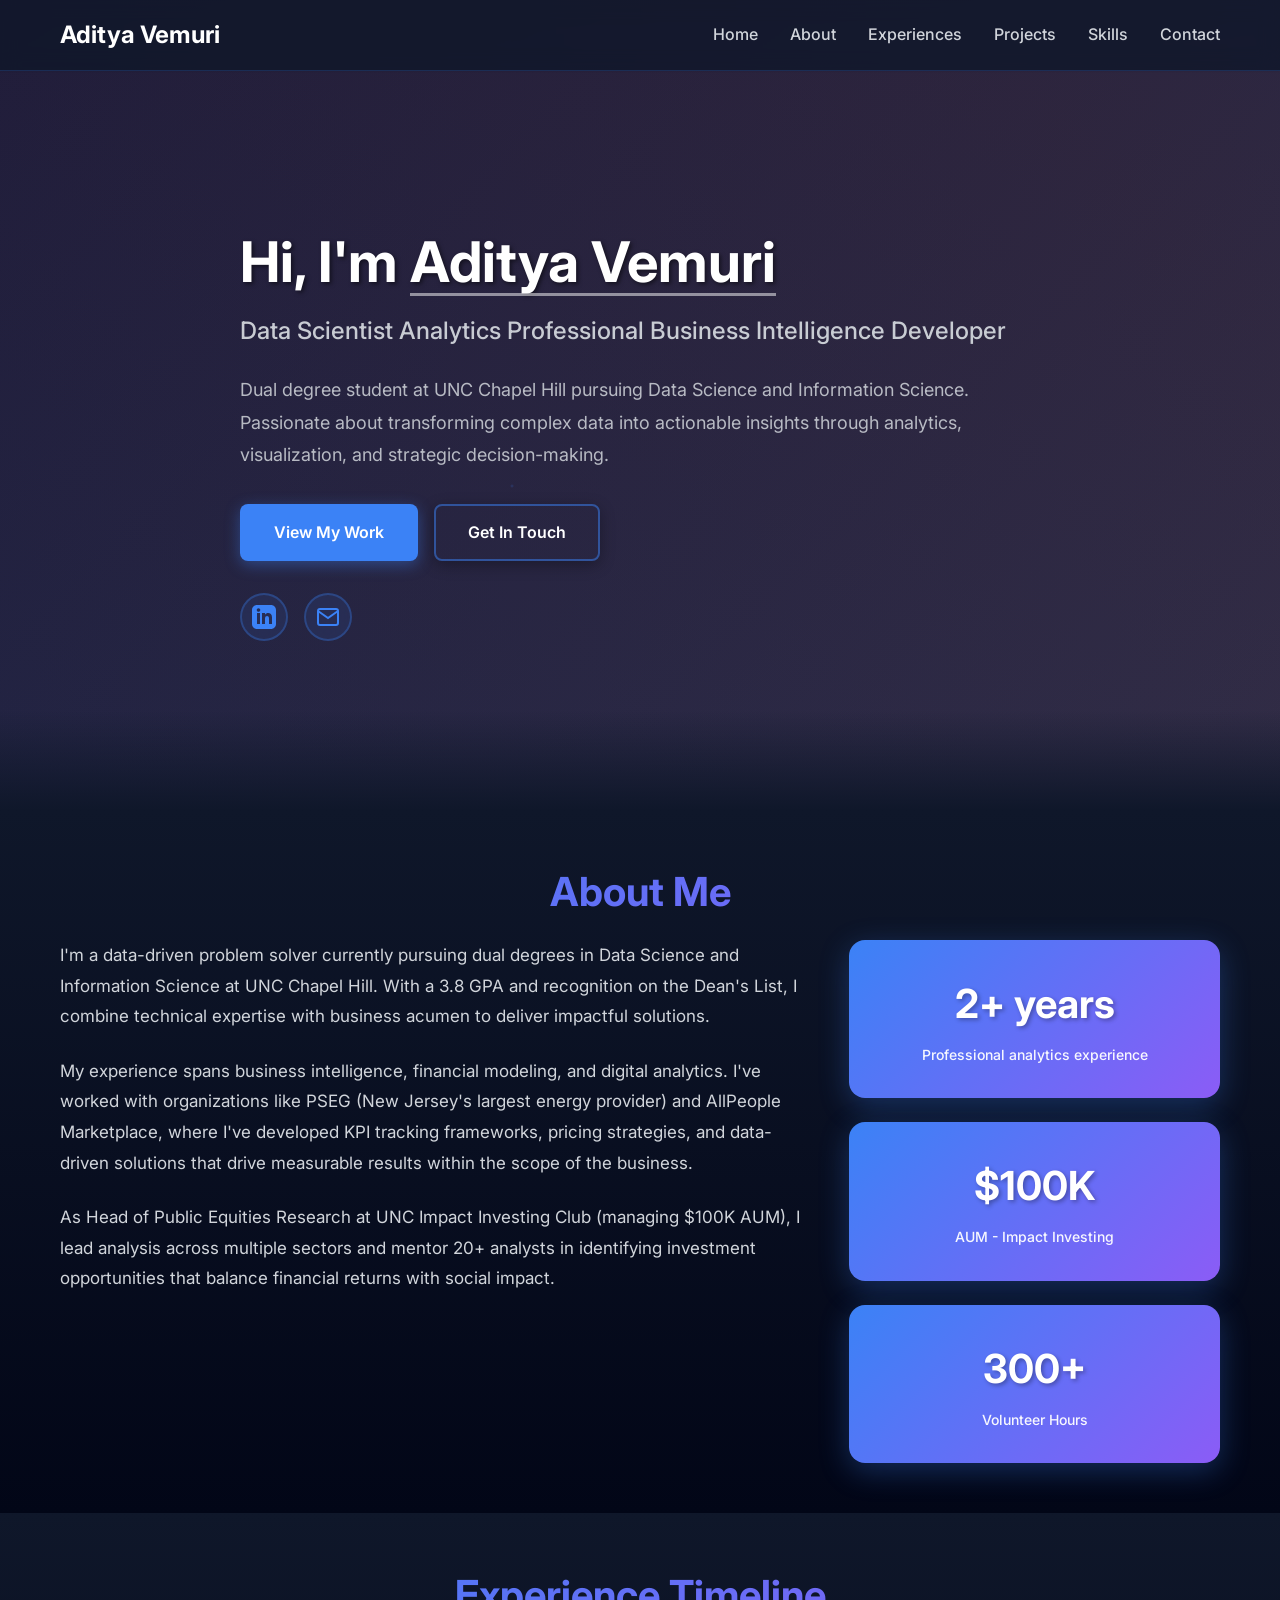
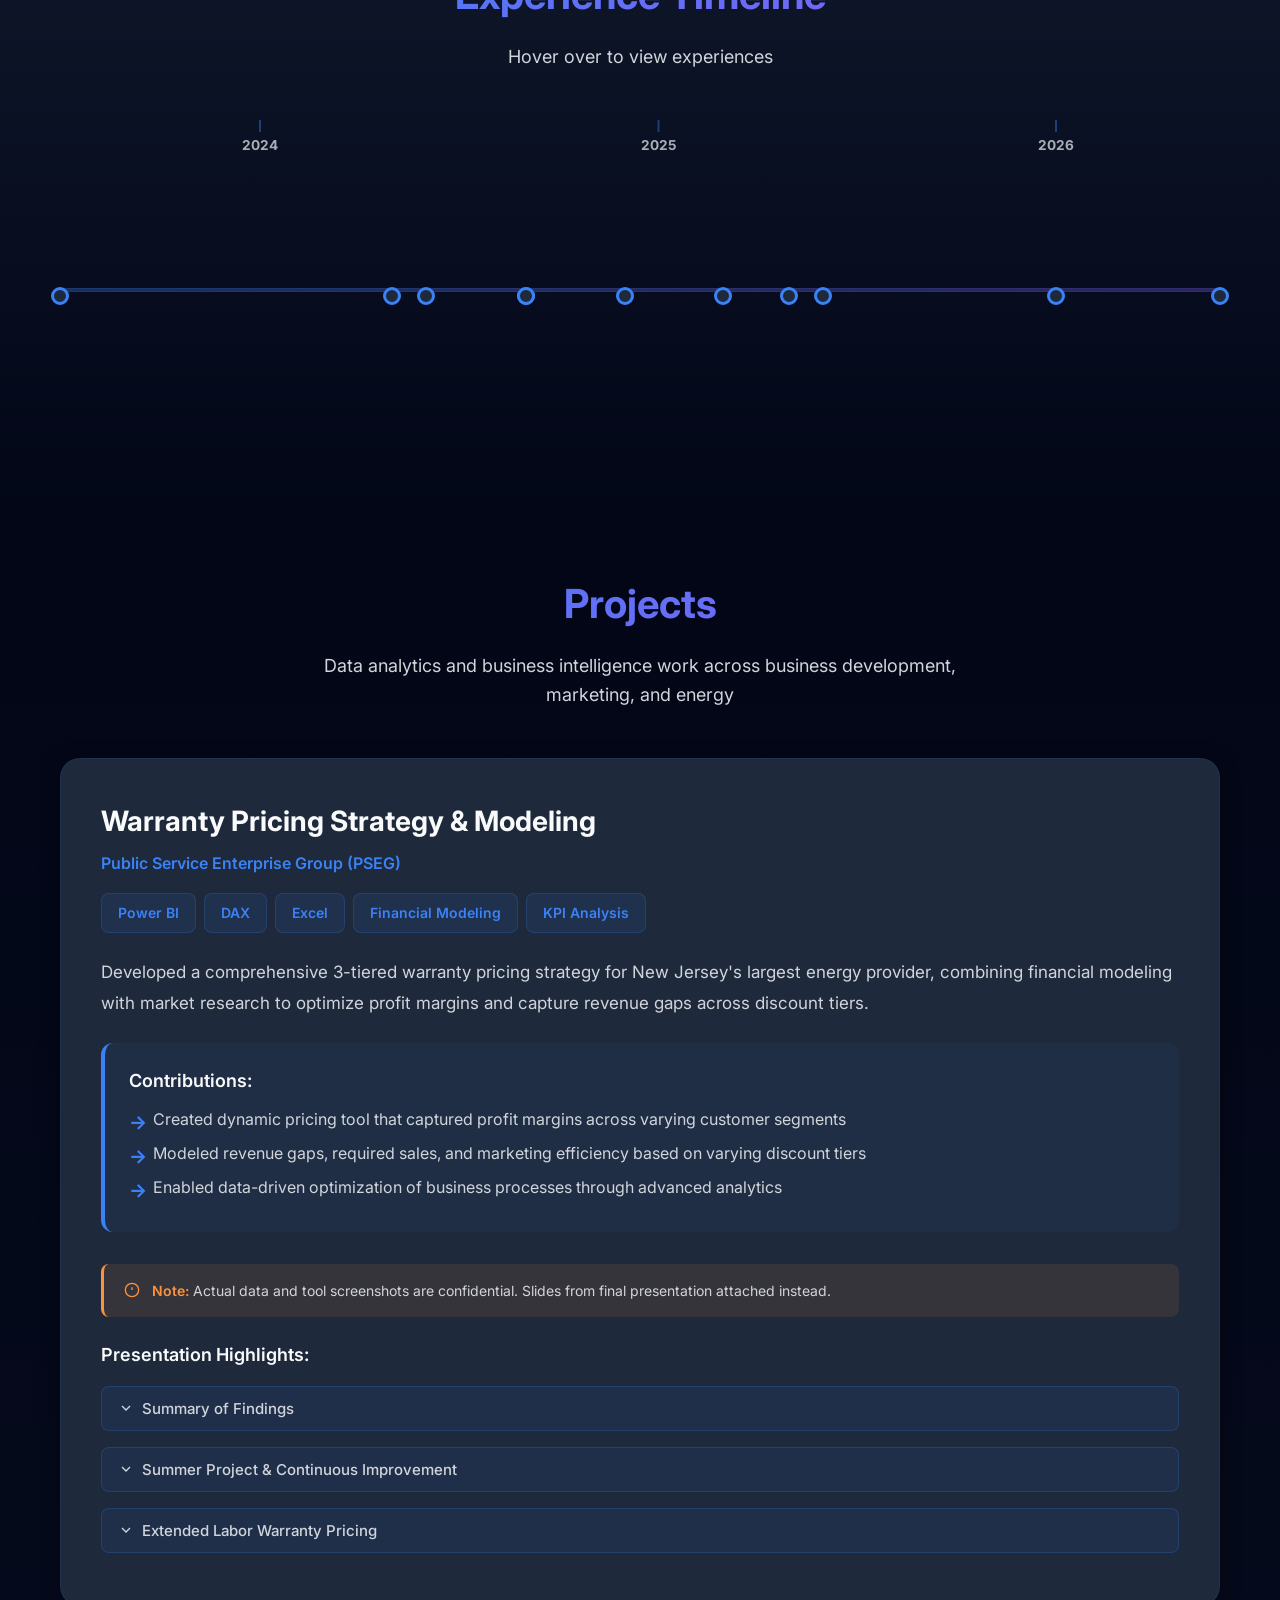
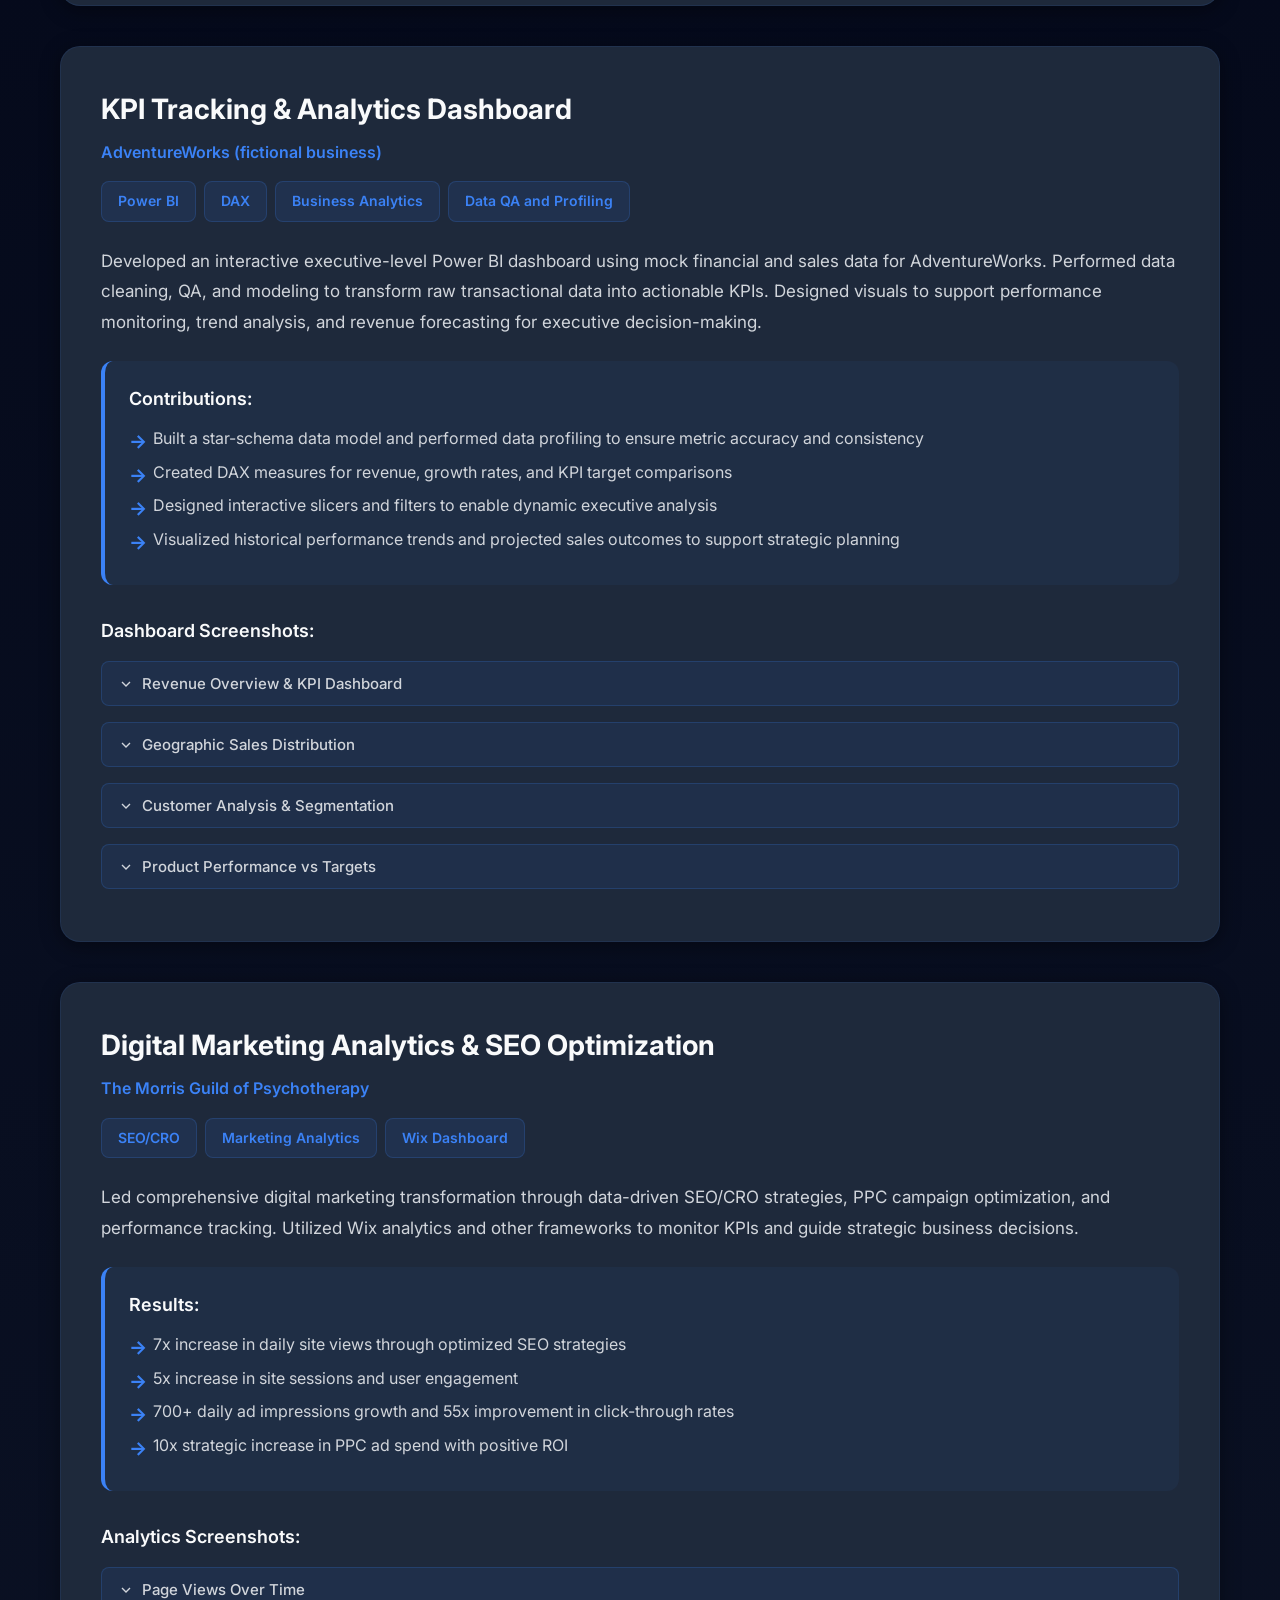
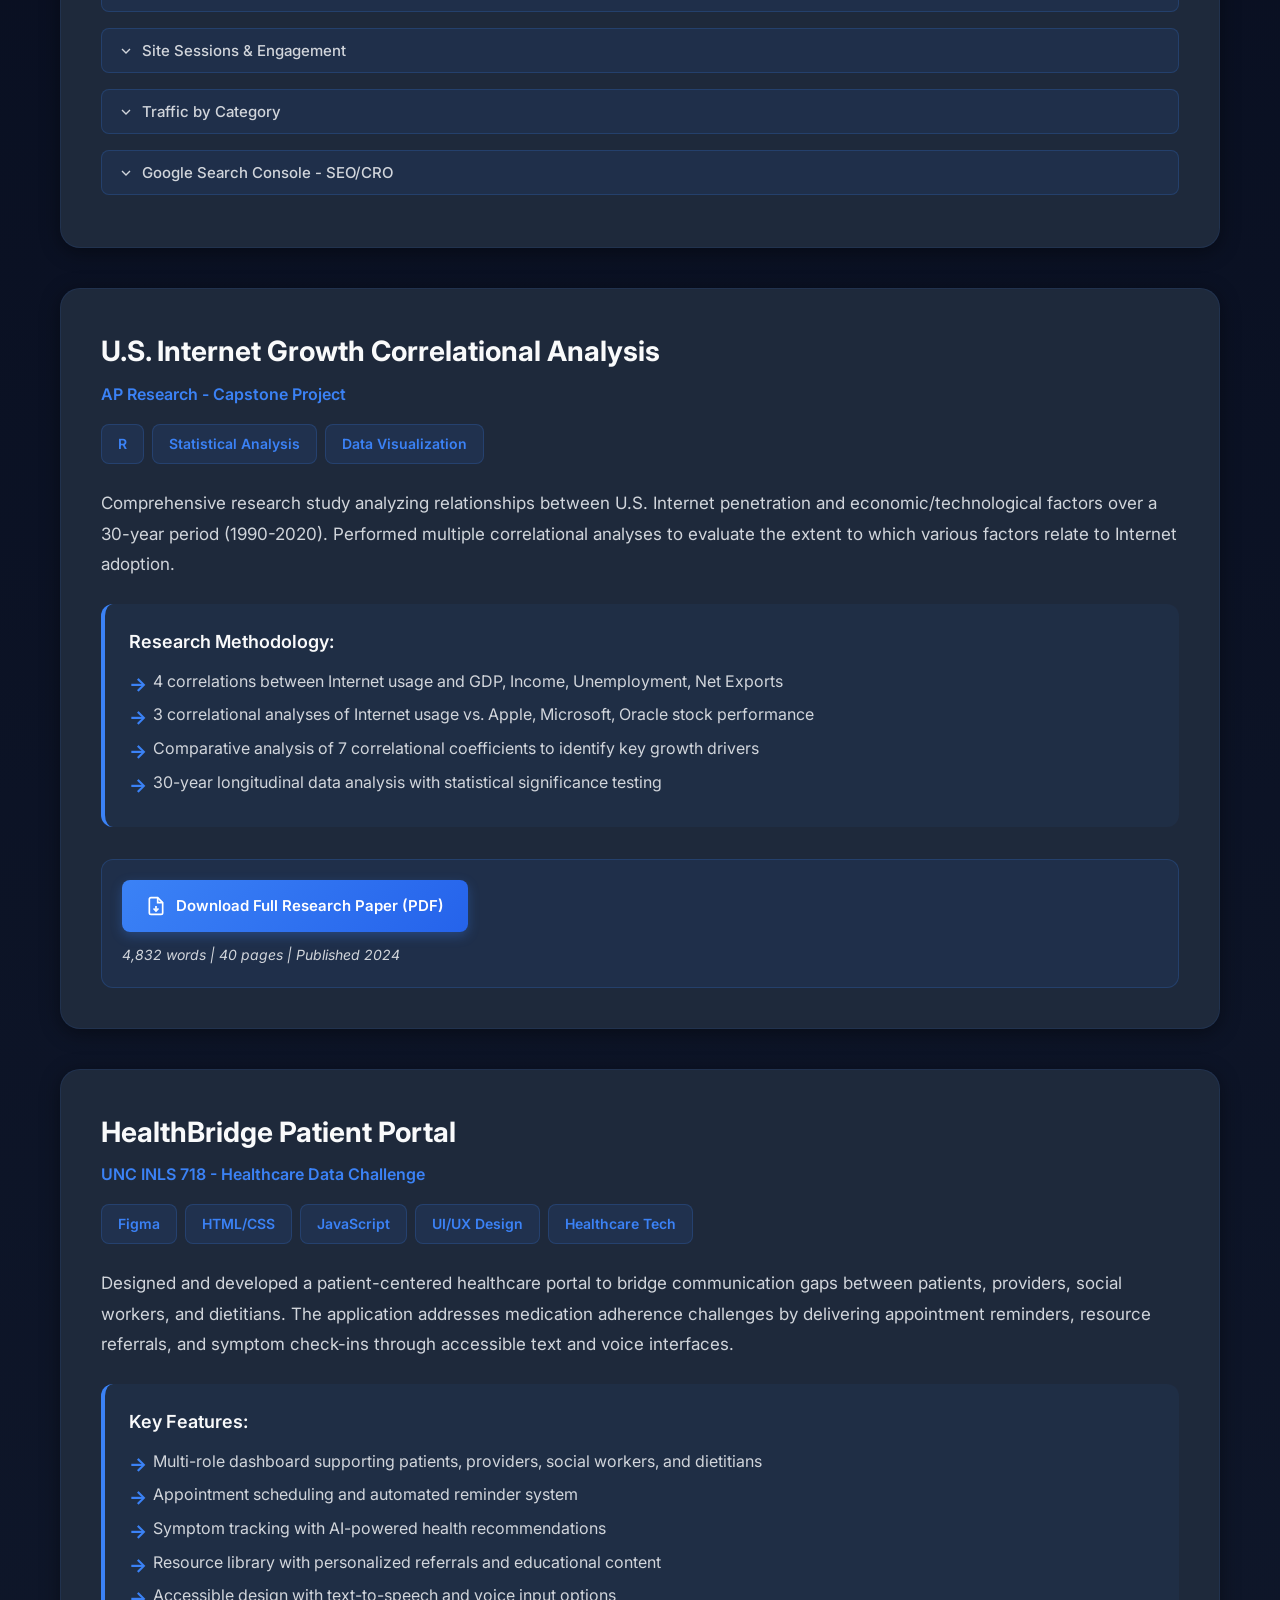
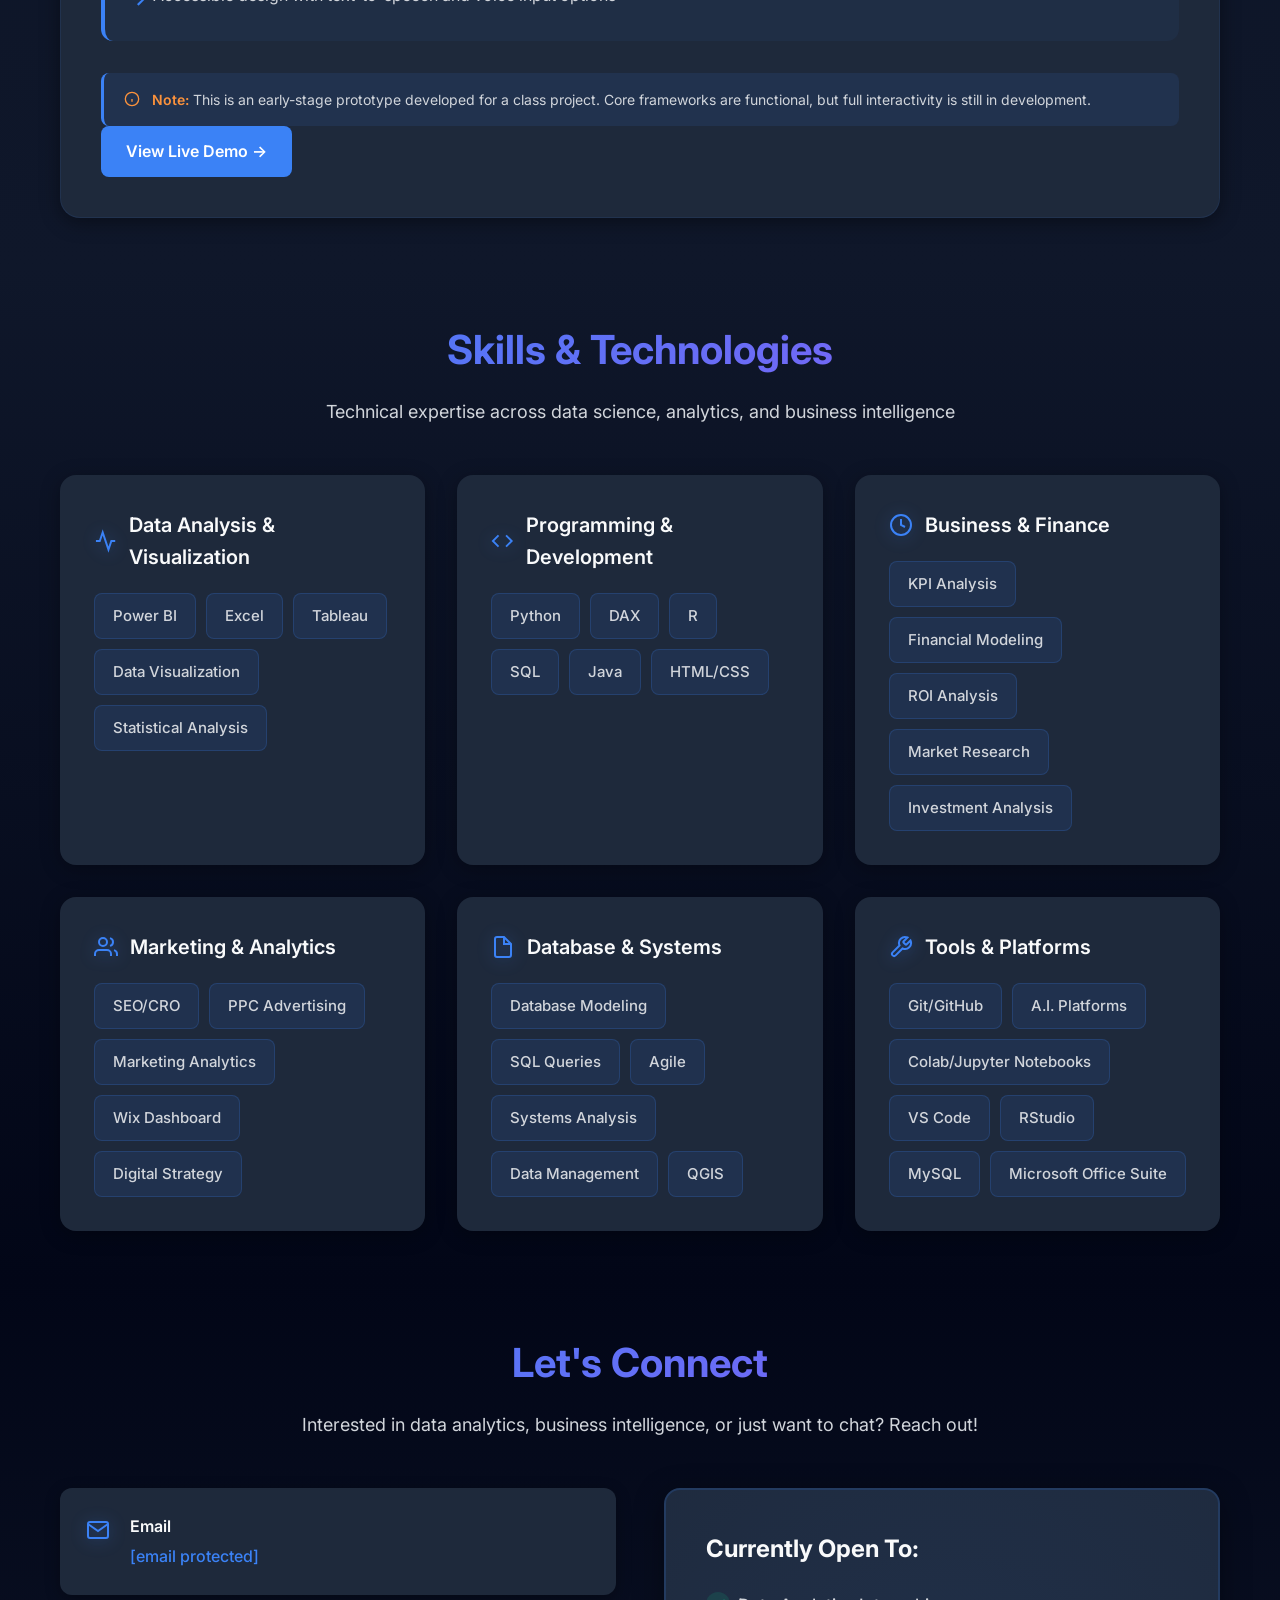
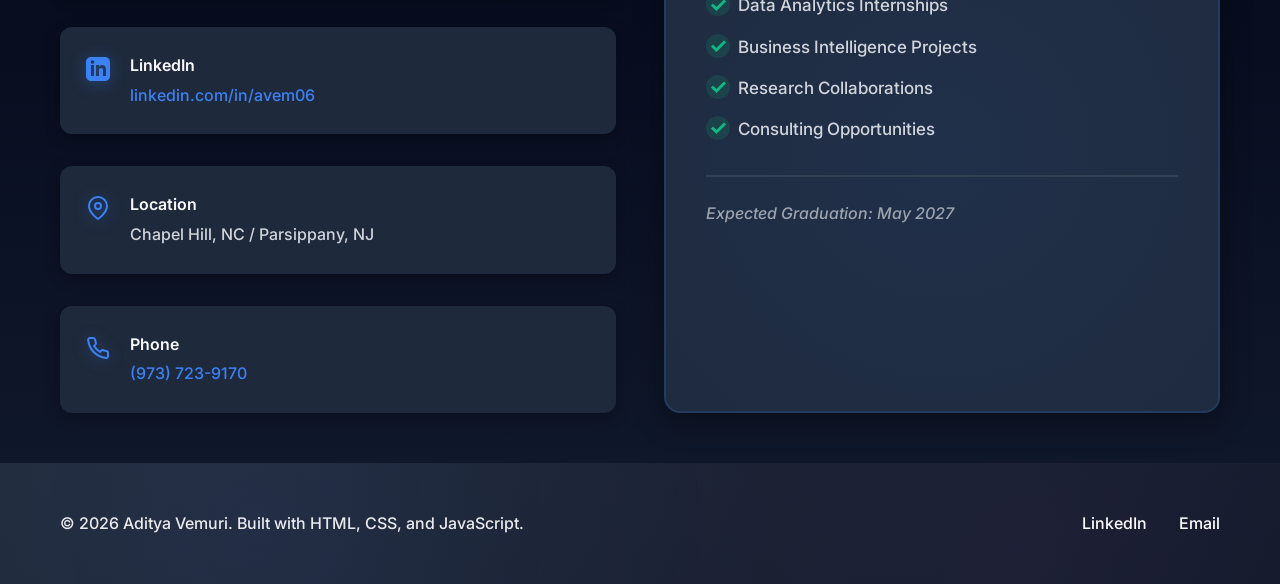
<file: index (1).html>
<!DOCTYPE html>
<html lang="en">
<head>
  <meta charset="UTF-8">
  <meta name="viewport" content="width=device-width, initial-scale=1.0">
  <meta name="description" content="Aditya Vemuri - Data Science and Analytics Portfolio">
  <title>Aditya Vemuri
 Data Science Portfolio</title>
  <link rel="stylesheet" href="styles.css">
  <link rel="preconnect" href="https://fonts.googleapis.com">
  <link rel="preconnect" href="https://fonts.gstatic.com" crossorigin>
  <link href="https://fonts.googleapis.com/css2?family=Inter:wght@300;400;500;600;700&display=swap" rel="stylesheet">
</head>
<body>
  <!-- Navigation -->
  <nav class="navbar">
    <div class="container">
      <div class="nav-brand">Aditya Vemuri</div>
      <ul class="nav-menu">
        <li><a href="#home" class="nav-link">Home</a></li>
        <li><a href="#about" class="nav-link">About</a></li>
        <li><a href="#experience" class="nav-link">Experiences</a></li>
        <li><a href="#projects" class="nav-link">Projects</a></li>
        <li><a href="#skills" class="nav-link">Skills</a></li>
        <li><a href="#contact" class="nav-link">Contact</a></li>
      </ul>
      <div class="hamburger">
        <span></span>
        <span></span>
        <span></span>
      </div>
    </div>
  </nav>

  <!-- Hero Section -->
  <section id="home" class="hero">
    <div class="container">
      <div class="hero-content">
        <h1 class="hero-title">Hi, I'm <span class="highlight">Aditya Vemuri</span></h1>
        <p class="hero-subtitle">Data Scientist 
 Analytics Professional 
 Business Intelligence Developer</p>
        <p class="hero-description">
          Dual degree student at UNC Chapel Hill pursuing Data Science and Information Science.
          Passionate about transforming complex data into actionable insights through analytics, visualization, and strategic decision-making.
        </p>
        <div class="hero-buttons">
          <a href="#projects" class="btn btn-primary">View My Work</a>
          <a href="#contact" class="btn btn-secondary">Get In Touch</a>
        </div>
        <div class="social-links">
          <a href="https://www.linkedin.com/in/avem06" target="_blank" class="social-link">
            <svg xmlns="http://www.w3.org/2000/svg" width="24" height="24" viewBox="0 0 24 24" fill="currentColor">
              <path d="M19 0h-14c-2.761 0-5 2.239-5 5v14c0 2.761 2.239 5 5 5h14c2.762 0 5-2.239 5-5v-14c0-2.761-2.238-5-5-5zm-11 19h-3v-11h3v11zm-1.5-12.268c-.966 0-1.75-.79-1.75-1.764s.784-1.764 1.75-1.764 1.75.79 1.75 1.764-.783 1.764-1.75 1.764zm13.5 12.268h-3v-5.604c0-3.368-4-3.113-4 0v5.604h-3v-11h3v1.765c1.396-2.586 7-2.777 7 2.476v6.759z"/>
            </svg>
          </a>
          <a href="/cdn-cgi/l/email-protection#48293e2d253d3a21083d262b662d2c3d" class="social-link">
            <svg xmlns="http://www.w3.org/2000/svg" width="24" height="24" viewBox="0 0 24 24" fill="none" stroke="currentColor" stroke-width="2">
              <path d="M4 4h16c1.1 0 2 .9 2 2v12c0 1.1-.9 2-2 2H4c-1.1 0-2-.9-2-2V6c0-1.1.9-2 2-2z"></path>
              <polyline points="22,6 12,13 2,6"></polyline>
            </svg>
          </a>
        </div>
      </div>
    </div>
  </section>

  <!-- About Section -->
  <section id="about" class="about">
    <div class="container">
      <h2 class="section-title">About Me</h2>
      <div class="about-content">
        <div class="about-text">
          <p>
            I'm a data-driven problem solver currently pursuing dual degrees in Data Science and Information Science at UNC Chapel Hill. With a 3.8 GPA and recognition on the Dean's List, I combine technical
            expertise with business acumen to deliver impactful solutions.
          </p>
          <p>
            My experience spans business intelligence, financial modeling, and digital analytics. I've worked with organizations
            like PSEG (New Jersey's largest energy provider) and AllPeople Marketplace, where I've developed KPI tracking frameworks,
            pricing strategies, and data-driven solutions that drive measurable results within the scope of the business.
          </p>
          <p>
            As Head of Public Equities Research at UNC Impact Investing Club (managing $100K AUM), I lead analysis across multiple sectors
            and mentor 20+ analysts in identifying investment opportunities that balance financial returns with social impact.
          </p>
        </div>
        <div class="about-stats">
          <div class="stat-card">
            <div class="stat-number">2+ years</div>
            <div class="stat-label">Professional analytics experience</div>
          </div>
          <div class="stat-card">
            <div class="stat-number">$100K</div>
            <div class="stat-label">AUM - Impact Investing</div>
          </div>
          <div class="stat-card">
            <div class="stat-number">300+</div>
            <div class="stat-label">Volunteer Hours</div>
          </div>
        </div>
      </div>
    </div>
  </section>

  <!-- Experience Section (Horizontal Timeline) -->
  <section id="experience" class="experience experience-horizontal">
    <div class="container">
      <h2 class="section-title">Experience Timeline</h2>
      <p class="section-subtitle">Hover over to view experiences</p>

      <!-- JS will render items into this container -->
      <div class="timeline-h" id="timeline-h">
        <div class="timeline-track"></div>
      </div>
    </div>
  </section>

  <!-- Projects Section -->
  <section id="projects" class="projects">
    <div class="container">
      <h2 class="section-title">Projects</h2>
      <p class="section-subtitle">Data analytics and business intelligence work across business development, marketing, and energy</p>
      <div class="projects-grid">
        <!-- Project 1: PSEG -->
        <div class="project-card">
          <div class="project-header">
            <h3 class="project-title">Warranty Pricing Strategy & Modeling</h3>
            <div class="project-company">Public Service Enterprise Group (PSEG)</div>
          </div>
          <div class="project-tags">
            <span class="tag">Power BI</span>
            <span class="tag">DAX</span>
            <span class="tag">Excel</span>
            <span class="tag">Financial Modeling</span>
            <span class="tag">KPI Analysis</span>
          </div>
          <p class="project-description">
            Developed a comprehensive 3-tiered warranty pricing strategy for New Jersey's largest energy provider,
            combining financial modeling with market research to optimize profit margins and capture revenue gaps across discount tiers.
          </p>
          <div class="project-results">
            <h4>Contributions:</h4>
            <ul>
              <li>Created dynamic pricing tool that captured profit margins across varying customer segments</li>
              <li>Modeled revenue gaps, required sales, and marketing efficiency based on varying discount tiers</li>
              <li>Enabled data-driven optimization of business processes through advanced analytics</li>
            </ul>
          </div>
          
          <!-- Confidentiality Note -->
          <div class="confidentiality-note">
            <svg xmlns="http://www.w3.org/2000/svg" width="16" height="16" viewBox="0 0 24 24" fill="none" stroke="currentColor" stroke-width="2">
              <circle cx="12" cy="12" r="10"></circle>
              <line x1="12" y1="8" x2="12" y2="12"></line>
              <line x1="12" y1="16" x2="12.01" y2="16"></line>
            </svg>
            <p><strong>Note:</strong> Actual data and tool screenshots are confidential. Slides from final presentation attached instead.</p>
          </div>
          
          <!-- Presentation Slides with Individual Toggles -->
          <div class="dashboard-section">
            <h4 class="dashboard-section-title">Presentation Highlights:</h4>
            
            <!-- Slide 1: Summary of Findings -->
            <div class="dashboard-item">
              <button class="dashboard-toggle-btn" onclick="toggleImage(this)">
                <svg xmlns="http://www.w3.org/2000/svg" width="16" height="16" viewBox="0 0 24 24" fill="none" stroke="currentColor" stroke-width="2">
                  <polyline points="6 9 12 15 18 9"></polyline>
                </svg>
                Summary of Findings
              </button>
              <div class="dashboard-image-container" style="display: none;">
                <img src="pseg-slide1.png" alt="PSEG WorryFree Summary of Findings" class="dashboard-image">
              </div>
            </div>
            
            <!-- Slide 2: Project Overview -->
            <div class="dashboard-item">
              <button class="dashboard-toggle-btn" onclick="toggleImage(this)">
                <svg xmlns="http://www.w3.org/2000/svg" width="16" height="16" viewBox="0 0 24 24" fill="none" stroke="currentColor" stroke-width="2">
                  <polyline points="6 9 12 15 18 9"></polyline>
                </svg>
                Summer Project & Continuous Improvement
              </button>
              <div class="dashboard-image-container" style="display: none;">
                <img src="pseg-slide2.png" alt="PSEG Project Overview and Analysis" class="dashboard-image">
              </div>
            </div>
            
            <!-- Slide 3: Pricing Analysis -->
            <div class="dashboard-item">
              <button class="dashboard-toggle-btn" onclick="toggleImage(this)">
                <svg xmlns="http://www.w3.org/2000/svg" width="16" height="16" viewBox="0 0 24 24" fill="none" stroke="currentColor" stroke-width="2">
                  <polyline points="6 9 12 15 18 9"></polyline>
                </svg>
                Extended Labor Warranty Pricing
              </button>
              <div class="dashboard-image-container" style="display: none;">
                <img src="pseg-slide3-white.png" alt="PSEG Warranty Pricing Strategy" class="dashboard-image">
              </div>
            </div>
          </div>
        </div>

        <!-- Project 2: AdventureWorks PowerBI Dashboard -->
        <div class="project-card">
          <div class="project-header">
            <h3 class="project-title">KPI Tracking & Analytics Dashboard</h3>
            <div class="project-company">AdventureWorks (fictional business)</div>
          </div>
          <div class="project-tags">
            <span class="tag">Power BI</span>
            <span class="tag">DAX</span>
            <span class="tag">Business Analytics</span>
            <span class="tag">Data QA and Profiling</span>
          </div>
          <p class="project-description">
            Developed an interactive executive-level Power BI dashboard using mock financial and sales data for AdventureWorks. 
            Performed data cleaning, QA, and modeling to transform raw transactional data into actionable KPIs. 
            Designed visuals to support performance monitoring, trend analysis, and revenue forecasting for executive decision-making.</p>
          <div class="project-results">
            <h4>Contributions:</h4>
            <ul>
              <li>Built a star-schema data model and performed data profiling to ensure metric accuracy and consistency</li>
              <li>Created DAX measures for revenue, growth rates, and KPI target comparisons</li>
              <li>Designed interactive slicers and filters to enable dynamic executive analysis</li>
              <li>Visualized historical performance trends and projected sales outcomes to support strategic planning</li>
            </ul>
          </div>
          
          <!-- Dashboard Screenshots with Individual Toggles -->
          <div class="dashboard-section">
            <h4 class="dashboard-section-title">Dashboard Screenshots:</h4>
            
            <!-- Screenshot 1: Overview -->
            <div class="dashboard-item">
              <button class="dashboard-toggle-btn" onclick="toggleImage(this)">
                <svg xmlns="http://www.w3.org/2000/svg" width="16" height="16" viewBox="0 0 24 24" fill="none" stroke="currentColor" stroke-width="2">
                  <polyline points="6 9 12 15 18 9"></polyline>
                </svg>
                Revenue Overview & KPI Dashboard
              </button>
              <div class="dashboard-image-container" style="display: none;">
                <img src="dashboard-overview.png" alt="AdventureWorks Dashboard Overview - Revenue Trends and KPIs" class="dashboard-image">
              </div>
            </div>
            
            <!-- Screenshot 2: Map -->
            <div class="dashboard-item">
              <button class="dashboard-toggle-btn" onclick="toggleImage(this)">
                <svg xmlns="http://www.w3.org/2000/svg" width="16" height="16" viewBox="0 0 24 24" fill="none" stroke="currentColor" stroke-width="2">
                  <polyline points="6 9 12 15 18 9"></polyline>
                </svg>
                Geographic Sales Distribution
              </button>
              <div class="dashboard-image-container" style="display: none;">
                <img src="dashboard-map.png" alt="Geographic Sales Distribution Map" class="dashboard-image">
              </div>
            </div>
            
            <!-- Screenshot 3: Customers -->
            <div class="dashboard-item">
              <button class="dashboard-toggle-btn" onclick="toggleImage(this)">
                <svg xmlns="http://www.w3.org/2000/svg" width="16" height="16" viewBox="0 0 24 24" fill="none" stroke="currentColor" stroke-width="2">
                  <polyline points="6 9 12 15 18 9"></polyline>
                </svg>
                Customer Analysis & Segmentation
              </button>
              <div class="dashboard-image-container" style="display: none;">
                <img src="dashboard-customers.png" alt="Customer Analysis Dashboard - Segmentation and Top Customers" class="dashboard-image">
              </div>
            </div>
            
            <!-- Screenshot 4: Products -->
            <div class="dashboard-item">
              <button class="dashboard-toggle-btn" onclick="toggleImage(this)">
                <svg xmlns="http://www.w3.org/2000/svg" width="16" height="16" viewBox="0 0 24 24" fill="none" stroke="currentColor" stroke-width="2">
                  <polyline points="6 9 12 15 18 9"></polyline>
                </svg>
                Product Performance vs Targets
              </button>
              <div class="dashboard-image-container" style="display: none;">
                <img src="dashboard-products.png" alt="Product Performance Dashboard - Metrics vs Targets" class="dashboard-image">
              </div>
            </div>
          </div>
        </div>

        <!-- Project 3: Morris Guild -->
        <div class="project-card">
          <div class="project-header">
            <h3 class="project-title">Digital Marketing Analytics & SEO Optimization</h3>
            <div class="project-company">The Morris Guild of Psychotherapy</div>
          </div>
          <div class="project-tags">
            <span class="tag">SEO/CRO</span>
            <span class="tag">Marketing Analytics</span>
            <span class="tag">Wix Dashboard</span>
          </div>
          <p class="project-description">
            Led comprehensive digital marketing transformation through data-driven SEO/CRO strategies, PPC campaign optimization,
            and performance tracking. Utilized Wix analytics and other frameworks to monitor KPIs and guide strategic business decisions.
          </p>
          <div class="project-results">
            <h4>Results:</h4>
            <ul>
              <li>7x increase in daily site views through optimized SEO strategies</li>
              <li>5x increase in site sessions and user engagement</li>
              <li>700+ daily ad impressions growth and 55x improvement in click-through rates</li>
              <li>10x strategic increase in PPC ad spend with positive ROI</li>
            </ul>
          </div>
          
          <!-- Analytics Screenshots with Individual Toggles -->
          <div class="dashboard-section">
            <h4 class="dashboard-section-title">Analytics Screenshots:</h4>
            
            <!-- Screenshot 1: Page Views -->
            <div class="dashboard-item">
              <button class="dashboard-toggle-btn" onclick="toggleImage(this)">
                <svg xmlns="http://www.w3.org/2000/svg" width="16" height="16" viewBox="0 0 24 24" fill="none" stroke="currentColor" stroke-width="2">
                  <polyline points="6 9 12 15 18 9"></polyline>
                </svg>
                Page Views Over Time
              </button>
              <div class="dashboard-image-container" style="display: none;">
                <img src="morris-pageviews.png" alt="Morris Guild Page Views Analytics" class="dashboard-image">
              </div>
            </div>
            
            <!-- Screenshot 2: Site Sessions -->
            <div class="dashboard-item">
              <button class="dashboard-toggle-btn" onclick="toggleImage(this)">
                <svg xmlns="http://www.w3.org/2000/svg" width="16" height="16" viewBox="0 0 24 24" fill="none" stroke="currentColor" stroke-width="2">
                  <polyline points="6 9 12 15 18 9"></polyline>
                </svg>
                Site Sessions & Engagement
              </button>
              <div class="dashboard-image-container" style="display: none;">
                <img src="morris-sessions.png" alt="Morris Guild Site Sessions Analytics" class="dashboard-image">
              </div>
            </div>
            
            <!-- Screenshot 3: Traffic Sources -->
            <div class="dashboard-item">
              <button class="dashboard-toggle-btn" onclick="toggleImage(this)">
                <svg xmlns="http://www.w3.org/2000/svg" width="16" height="16" viewBox="0 0 24 24" fill="none" stroke="currentColor" stroke-width="2">
                  <polyline points="6 9 12 15 18 9"></polyline>
                </svg>
                Traffic by Category
              </button>
              <div class="dashboard-image-container" style="display: none;">
                <img src="morris-traffic.png" alt="Morris Guild Traffic Sources Analytics" class="dashboard-image">
              </div>
            </div>

            <!-- Screenshot 4: SEO -->
            <div class="dashboard-item">
              <button class="dashboard-toggle-btn" onclick="toggleImage(this)">
                <svg xmlns="http://www.w3.org/2000/svg" width="16" height="16" viewBox="0 0 24 24" fill="none" stroke="currentColor" stroke-width="2">
                  <polyline points="6 9 12 15 18 9"></polyline>
                </svg>
                Google Search Console - SEO/CRO 
              </button>
              <div class="dashboard-image-container" style="display: none;">
                <img src="seo-cro.png" alt="Google Search Console" class="dashboard-image">
              </div>
              
            </div>
          </div>
        </div>

        <!-- Project 4: Research -->
        <div class="project-card">
          <div class="project-header">
            <h3 class="project-title">U.S. Internet Growth Correlational Analysis</h3>
            <div class="project-company">AP Research - Capstone Project</div>
          </div>
          <div class="project-tags">
            <span class="tag">R</span>
            <span class="tag">Statistical Analysis</span>
            <span class="tag">Data Visualization</span>
          </div>
          <p class="project-description">
            Comprehensive research study analyzing relationships between U.S. Internet penetration and economic/technological
            factors over a 30-year period (1990-2020). Performed multiple correlational analyses to evaluate the extent to
            which various factors relate to Internet adoption.
          </p>
          <div class="project-results">
            <h4>Research Methodology:</h4>
            <ul>
              <li>4 correlations between Internet usage and GDP, Income, Unemployment, Net Exports</li>
              <li>3 correlational analyses of Internet usage vs. Apple, Microsoft, Oracle stock performance</li>
              <li>Comparative analysis of 7 correlational coefficients to identify key growth drivers</li>
              <li>30-year longitudinal data analysis with statistical significance testing</li>
            </ul>
          </div>
          
          <!-- Research Paper Download -->
          <div class="research-download">
            <a href="research-paper.pdf" class="pdf-download-btn" download>
              <svg xmlns="http://www.w3.org/2000/svg" width="20" height="20" viewBox="0 0 24 24" fill="none" stroke="currentColor" stroke-width="2">
                <path d="M14 2H6a2 2 0 0 0-2 2v16a2 2 0 0 0 2 2h12a2 2 0 0 0 2-2V8z"></path>
                <polyline points="14 2 14 8 20 8"></polyline>
                <line x1="12" y1="18" x2="12" y2="12"></line>
                <polyline points="9 15 12 18 15 15"></polyline>
              </svg>
              Download Full Research Paper (PDF)
            </a>
            <p class="paper-details">4,832 words | 40 pages | Published 2024</p>
          </div>
        </div>

        <!-- Project 5: HealthBridge -->
        <div class="project-card">
          <div class="project-header">
            <h3 class="project-title">HealthBridge Patient Portal</h3>
            <div class="project-company">UNC INLS 718 - Healthcare Data Challenge</div>
          </div>
          <div class="project-tags">
            <span class="tag">Figma</span>
            <span class="tag">HTML/CSS</span>
            <span class="tag">JavaScript</span>
            <span class="tag">UI/UX Design</span>
            <span class="tag">Healthcare Tech</span>
          </div>
          <p class="project-description">
            Designed and developed a patient-centered healthcare portal to bridge communication gaps between patients, providers, 
            social workers, and dietitians. The application addresses medication adherence challenges by delivering appointment 
            reminders, resource referrals, and symptom check-ins through accessible text and voice interfaces.
          </p>
          <div class="project-results">
            <h4>Key Features:</h4>
            <ul>
              <li>Multi-role dashboard supporting patients, providers, social workers, and dietitians</li>
              <li>Appointment scheduling and automated reminder system</li>
              <li>Symptom tracking with AI-powered health recommendations</li>
              <li>Resource library with personalized referrals and educational content</li>
              <li>Accessible design with text-to-speech and voice input options</li>
            </ul>
          </div>
          
          <!-- Development Note -->
          <div class="confidentiality-note" style="background: rgba(59, 130, 246, 0.1); border-left-color: var(--primary-color);">
            <svg xmlns="http://www.w3.org/2000/svg" width="16" height="16" viewBox="0 0 24 24" fill="none" stroke="currentColor" stroke-width="2">
              <circle cx="12" cy="12" r="10"></circle>
              <line x1="12" y1="16" x2="12" y2="12"></line>
              <line x1="12" y1="8" x2="12.01" y2="8"></line>
            </svg>
            <p><strong>Note:</strong> This is an early-stage prototype developed for a class project. Core frameworks are functional, but full interactivity is still in development.</p>
          </div>
          
          <div class="project-links">
            <a href="https://health-bridge-model.vercel.app/" target="_blank" class="project-link" style="background: var(--primary-color); color: white; padding: 0.75rem 1.5rem; border-radius: 8px; font-weight: 600; transition: all 0.3s ease;">
              View Live Demo →
            </a>
          </div>
        </div>
      </div>
    </div>
  </section>

  <!-- Skills Section -->
  <section id="skills" class="skills">
    <div class="container">
      <h2 class="section-title">Skills & Technologies</h2>
      <p class="section-subtitle">Technical expertise across data science, analytics, and business intelligence</p>
      <div class="skills-grid">
        <div class="skill-category">
          <h3 class="skill-category-title">
            <svg xmlns="http://www.w3.org/2000/svg" width="24" height="24" viewBox="0 0 24 24" fill="none" stroke="currentColor" stroke-width="2">
              <polyline points="22 12 18 12 15 21 9 3 6 12 2 12"></polyline>
            </svg>
            Data Analysis & Visualization
          </h3>
          <div class="skill-tags">
            <span class="skill-tag">Power BI</span>
            <span class="skill-tag">Excel</span>
            <span class="skill-tag">Tableau</span>
            <span class="skill-tag">Data Visualization</span>
            <span class="skill-tag">Statistical Analysis</span>
          </div>
        </div>
        <div class="skill-category">
          <h3 class="skill-category-title">
            <svg xmlns="http://www.w3.org/2000/svg" width="24" height="24" viewBox="0 0 24 24" fill="none" stroke="currentColor" stroke-width="2">
              <polyline points="16 18 22 12 16 6"></polyline>
              <polyline points="8 6 2 12 8 18"></polyline>
            </svg>
            Programming & Development
          </h3>
          <div class="skill-tags">
            <span class="skill-tag">Python</span>
            <span class="skill-tag">DAX</span>
            <span class="skill-tag">R</span>
            <span class="skill-tag">SQL</span>
            <span class="skill-tag">Java</span>
            <span class="skill-tag">HTML/CSS</span>
          </div>
        </div>
        <div class="skill-category">
          <h3 class="skill-category-title">
            <svg xmlns="http://www.w3.org/2000/svg" width="24" height="24" viewBox="0 0 24 24" fill="none" stroke="currentColor" stroke-width="2">
              <circle cx="12" cy="12" r="10"></circle>
              <path d="M12 6v6l4 2"></path>
            </svg>
            Business & Finance
          </h3>
          <div class="skill-tags">
            <span class="skill-tag">KPI Analysis</span>
            <span class="skill-tag">Financial Modeling</span>
            <span class="skill-tag">ROI Analysis</span>
            <span class="skill-tag">Market Research</span>
            <span class="skill-tag">Investment Analysis</span>
          </div>
        </div>
        <div class="skill-category">
          <h3 class="skill-category-title">
            <svg xmlns="http://www.w3.org/2000/svg" width="24" height="24" viewBox="0 0 24 24" fill="none" stroke="currentColor" stroke-width="2">
              <path d="M17 21v-2a4 4 0 0 0-4-4H5a4 4 0 0 0-4 4v2"></path>
              <circle cx="9" cy="7" r="4"></circle>
              <path d="M23 21v-2a4 4 0 0 0-3-3.87"></path>
              <path d="M16 3.13a4 4 0 0 1 0 7.75"></path>
            </svg>
            Marketing & Analytics
          </h3>
          <div class="skill-tags">
            <span class="skill-tag">SEO/CRO</span>
            <span class="skill-tag">PPC Advertising</span>
            <span class="skill-tag">Marketing Analytics</span>
            <span class="skill-tag">Wix Dashboard</span>
            <span class="skill-tag">Digital Strategy</span>
          </div>
        </div>
        <div class="skill-category">
          <h3 class="skill-category-title">
            <svg xmlns="http://www.w3.org/2000/svg" width="24" height="24" viewBox="0 0 24 24" fill="none" stroke="currentColor" stroke-width="2">
              <path d="M13 2H6a2 2 0 0 0-2 2v16a2 2 0 0 0 2 2h12a2 2 0 0 0 2-2V9z"></path>
              <polyline points="13 2 13 9 20 9"></polyline>
            </svg>
            Database & Systems
          </h3>
          <div class="skill-tags">
            <span class="skill-tag">Database Modeling</span>
            <span class="skill-tag">SQL Queries</span>
            <span class="skill-tag">Agile</span>
            <span class="skill-tag">Systems Analysis</span>
            <span class="skill-tag">Data Management</span>
            <span class="skill-tag">QGIS</span>
          </div>
        </div>
        <div class="skill-category">
          <h3 class="skill-category-title">
            <svg xmlns="http://www.w3.org/2000/svg" width="24" height="24" viewBox="0 0 24 24" fill="none" stroke="currentColor" stroke-width="2">
              <path d="M14.7 6.3a1 1 0 0 0 0 1.4l1.6 1.6a1 1 0 0 0 1.4 0l3.77-3.77a6 6 0 0 1-7.94 7.94l-6.91 6.91a2.12 2.12 0 0 1-3-3l6.91-6.91a6 6 0 0 1 7.94-7.94l-3.76 3.76z"></path>
            </svg>
            Tools & Platforms
          </h3>
          <div class="skill-tags">
            <span class="skill-tag">Git/GitHub</span>
            <span class="skill-tag">A.I. Platforms</span>
            <span class="skill-tag">Colab/Jupyter Notebooks</span>
            <span class="skill-tag">VS Code</span>
            <span class="skill-tag">RStudio</span>
            <span class="skill-tag">MySQL</span>
            <span class="skill-tag">Microsoft Office Suite</span>
                    </div>
        </div>
      </div>
    </div>
  </section>

  <!-- Contact Section -->
  <section id="contact" class="contact">
    <div class="container">
      <h2 class="section-title">Let's Connect</h2>
      <p class="section-subtitle">Interested in data analytics, business intelligence, or just want to chat? Reach out!</p>
      
      <div class="contact-content">
        <div class="contact-info">
          <div class="contact-item">
            <svg xmlns="http://www.w3.org/2000/svg" width="24" height="24" viewBox="0 0 24 24" fill="none" stroke="currentColor" stroke-width="2">
              <path d="M4 4h16c1.1 0 2 .9 2 2v12c0 1.1-.9 2-2 2H4c-1.1 0-2-.9-2-2V6c0-1.1.9-2 2-2z"></path>
              <polyline points="22,6 12,13 2,6"></polyline>
            </svg>
            <div>
              <h4>Email</h4>
              <a href="/cdn-cgi/l/email-protection#650413000810170c25100b064b000110"><span class="__cf_email__" data-cfemail="a3c2d5c6ced6d1cae3d6cdc08dc6c7d6">[email&#160;protected]</span></a>
            </div>
          </div>
          
          <div class="contact-item">
            <svg xmlns="http://www.w3.org/2000/svg" width="24" height="24" viewBox="0 0 24 24" fill="currentColor">
              <path d="M19 0h-14c-2.761 0-5 2.239-5 5v14c0 2.761 2.239 5 5 5h14c2.762 0 5-2.239 5-5v-14c0-2.761-2.238-5-5-5zm-11 19h-3v-11h3v11zm-1.5-12.268c-.966 0-1.75-.79-1.75-1.764s.784-1.764 1.75-1.764 1.75.79 1.75 1.764-.783 1.764-1.75 1.764zm13.5 12.268h-3v-5.604c0-3.368-4-3.113-4 0v5.604h-3v-11h3v1.765c1.396-2.586 7-2.777 7 2.476v6.759z"/>
            </svg>
            <div>
              <h4>LinkedIn</h4>
              <a href="https://www.linkedin.com/in/avem06" target="_blank">linkedin.com/in/avem06</a>
            </div>
          </div>
          
          <div class="contact-item">
            <svg xmlns="http://www.w3.org/2000/svg" width="24" height="24" viewBox="0 0 24 24" fill="none" stroke="currentColor" stroke-width="2">
              <path d="M21 10c0 7-9 13-9 13s-9-6-9-13a9 9 0 0 1 18 0z"></path>
              <circle cx="12" cy="10" r="3"></circle>
            </svg>
            <div>
              <h4>Location</h4>
              <p>Chapel Hill, NC / Parsippany, NJ</p>
            </div>
          </div>

          <div class="contact-item">
            <svg xmlns="http://www.w3.org/2000/svg" width="24" height="24" viewBox="0 0 24 24" fill="none" stroke="currentColor" stroke-width="2">
              <path d="M22 16.92v3a2 2 0 0 1-2.18 2 19.79 19.79 0 0 1-8.63-3.07 19.5 19.5 0 0 1-6-6 19.79 19.79 0 0 1-3.07-8.67A2 2 0 0 1 4.11 2h3a2 2 0 0 1 2 1.72 12.84 12.84 0 0 0 .7 2.81 2 2 0 0 1-.45 2.11L8.09 9.91a16 16 0 0 0 6 6l1.27-1.27a2 2 0 0 1 2.11-.45 12.84 12.84 0 0 0 2.81.7A2 2 0 0 1 22 16.92z"></path>
            </svg>
            <div>
              <h4>Phone</h4>
              <a href="tel:+19737239170">(973) 723-9170</a>
            </div>
          </div>
        </div>

        <div class="contact-cta">
          <h3>Currently Open To:</h3>
          <ul>
            <li>Data Analytics Internships</li>
            <li>Business Intelligence Projects</li>
            <li>Research Collaborations</li>
            <li>Consulting Opportunities</li>
          </ul>
          <p class="graduation-note">Expected Graduation: May 2027</p>
        </div>
      </div>
    </div>
  </section>

  <!-- Footer -->
  <footer class="footer">
    <div class="container">
      <p>&copy; 2025 Aditya Vemuri. Built with HTML, CSS, and JavaScript.</p>
      <div class="footer-links">
        <a href="https://www.linkedin.com/in/avem06" target="_blank">LinkedIn</a>
        <a href="/cdn-cgi/l/email-protection#58392e3d352d2a31182d363b763d3c2d">Email</a>
      </div>
    </div>
  </footer>

  <script src="script.js"></script>
</body>
</html>
</file>
<file: styles.css>
/* Global Styles */
* {
  margin: 0;
  padding: 0;
  box-sizing: border-box;
}
:root {
  --primary-color: #3b82f6;
  --secondary-color: #2563eb;
  --accent-color: #60a5fa;
  --text-dark: #f9fafb;
  --text-light: #d1d5db;
  --text-muted: #9ca3af;
  --bg-dark: #0f172a;
  --bg-darker: #020617;
  --bg-card: #1e293b;
  --bg-card-hover: #334155;
  --border-color: #334155;
  --success-color: #10b981;
  --warning-color: #f59e0b;
  --shadow-sm: 0 1px 2px 0 rgba(0, 0, 0, 0.3);
  --shadow-md: 0 4px 6px -1px rgba(0, 0, 0, 0.4);
  --shadow-lg: 0 10px 15px -3px rgba(0, 0, 0, 0.5);
  --shadow-xl: 0 20px 25px -5px rgba(0, 0, 0, 0.6);
  --shadow-glow: 0 0 30px rgba(59, 130, 246, 0.3);
  --gradient-1: linear-gradient(135deg, #3b82f6 0%, #8b5cf6 100%);
  --gradient-2: linear-gradient(135deg, #ec4899 0%, #f43f5e 100%);
  --gradient-3: linear-gradient(135deg, #06b6d4 0%, #3b82f6 100%);
  --gradient-4: linear-gradient(135deg, #10b981 0%, #059669 100%);
}
body {
  font-family: 'Inter', -apple-system, BlinkMacSystemFont, 'Segoe UI', Roboto, Oxygen, Ubuntu, Cantarell, sans-serif;
  line-height: 1.6;
  color: var(--text-dark);
  background-color: var(--bg-dark);
  overflow-x: hidden;
}
html {
  scroll-behavior: smooth;
}
/* Animated background particles */
body::before {
  content: '';
  position: fixed;
  top: 0;
  left: 0;
  width: 100%;
  height: 100%;
  background:
    radial-gradient(circle at 20% 50%, rgba(59, 130, 246, 0.05) 0%, transparent 50%),
    radial-gradient(circle at 80% 80%, rgba(139, 92, 246, 0.05) 0%, transparent 50%),
    radial-gradient(circle at 40% 20%, rgba(236, 72, 153, 0.05) 0%, transparent 50%);
  pointer-events: none;
  z-index: -1;
}
.container {
  max-width: 1200px;
  margin: 0 auto;
  padding: 0 20px;
}
/* Navigation */
.navbar {
  background: rgba(15, 23, 42, 0.8);
  backdrop-filter: blur(10px);
  -webkit-backdrop-filter: blur(10px);
  box-shadow: 0 4px 30px rgba(0, 0, 0, 0.3);
  border-bottom: 1px solid rgba(59, 130, 246, 0.2);
  position: fixed;
  top: 0;
  width: 100%;
  z-index: 1000;
  transition: all 0.3s ease;
}
.navbar .container {
  display: flex;
  justify-content: space-between;
  align-items: center;
  padding: 1rem 20px;
}
.nav-brand {
  font-size: 1.5rem;
  font-weight: 700;
  color: #ffffff;
  transition: transform 0.3s ease;
}
.nav-brand:hover {
  transform: scale(1.05);
}
.nav-menu {
  display: flex;
  list-style: none;
  gap: 2rem;
}
.nav-link {
  color: var(--text-light);
  text-decoration: none;
  font-weight: 500;
  transition: all 0.3s ease;
  position: relative;
  padding: 0.5rem 0;
}
.nav-link:hover {
  color: var(--primary-color);
}
.nav-link::after {
  content: '';
  position: absolute;
  bottom: 0;
  left: 50%;
  transform: translateX(-50%);
  width: 0;
  height: 2px;
  background: linear-gradient(135deg, #3b82f6 0%, #8b5cf6 100%);
  transition: width 0.3s ease;
}
.nav-link:hover::after {
  width: 100%;
}
.hamburger {
  display: none;
  flex-direction: column;
  cursor: pointer;
  gap: 4px;
}
.hamburger span {
  width: 25px;
  height: 3px;
  background: var(--primary-color);
  transition: all 0.3s ease;
  border-radius: 2px;
}
/* Hero Section */
.hero {
  padding: 140px 0 80px;
  background: linear-gradient(135deg, #0f172a 0%, #1e293b 100%);
  position: relative;
  color: white;
  min-height: 90vh;
  display: flex;
  align-items: center;
  overflow: hidden;
}
/* Animated gradient overlay */
.hero::before {
  content: '';
  position: absolute;
  top: 0;
  left: 0;
  right: 0;
  bottom: 0;
  background: linear-gradient(45deg,
    rgba(59, 130, 246, 0.1) 0%,
    rgba(139, 92, 246, 0.1) 25%,
    rgba(236, 72, 153, 0.1) 50%,
    rgba(139, 92, 246, 0.1) 75%,
    rgba(59, 130, 246, 0.1) 100%);
  background-size: 400% 400%;
  animation: gradientShift 15s ease infinite;
  pointer-events: none;
}
@keyframes gradientShift {
  0% { background-position: 0% 50%; }
  50% { background-position: 100% 50%; }
  100% { background-position: 0% 50%; }
}
/* Floating particles effect */
.hero::after {
  content: '';
  position: absolute;
  top: 0;
  left: 0;
  width: 100%;
  height: 100%;
  background-image:
    radial-gradient(2px 2px at 20% 30%, rgba(59, 130, 246, 0.4), transparent),
    radial-gradient(2px 2px at 60% 70%, rgba(139, 92, 246, 0.4), transparent),
    radial-gradient(1px 1px at 50% 50%, rgba(236, 72, 153, 0.4), transparent),
    radial-gradient(1px 1px at 80% 10%, rgba(59, 130, 246, 0.4), transparent),
    radial-gradient(2px 2px at 90% 60%, rgba(139, 92, 246, 0.4), transparent),
    radial-gradient(1px 1px at 33% 80%, rgba(236, 72, 153, 0.4), transparent),
    radial-gradient(1px 1px at 70% 40%, rgba(59, 130, 246, 0.4), transparent);
  background-size: 200% 200%;
  background-position: 0% 0%;
  opacity: 0.6;
  animation: particlesFloat 20s linear infinite;
  pointer-events: none;
}
@keyframes particlesFloat {
  0% { background-position: 0% 0%; }
  100% { background-position: 100% 100%; }
}
.hero-content {
  max-width: 800px;
  position: relative;
  z-index: 1;
}
.hero-title {
  font-size: 3.5rem;
  font-weight: 700;
  margin-bottom: 1rem;
  line-height: 1.2;
  text-shadow: 2px 2px 4px rgba(0, 0, 0, 0.5);
  animation: fadeInUp 0.8s ease-out;
}
.highlight {
  color: #ffffff;
  position: relative;
  display: inline-block;
}
.highlight::after {
  content: '';
  position: absolute;
  bottom: 0;
  left: 0;
  width: 100%;
  height: 3px;
  background: #ffffff;
  opacity: 0.5;
}
.hero-subtitle {
  font-size: 1.5rem;
  font-weight: 500;
  margin-bottom: 1.5rem;
  opacity: 0.95;
  animation: fadeInUp 1s ease-out;
  color: var(--text-light);
}
.hero-description {
  font-size: 1.125rem;
  line-height: 1.8;
  margin-bottom: 2rem;
  opacity: 0.85;
  animation: fadeInUp 1.2s ease-out;
  color: var(--text-light);
}
.hero-buttons {
  display: flex;
  gap: 1rem;
  margin-bottom: 2rem;
  flex-wrap: wrap;
  animation: fadeInUp 1.4s ease-out;
}
.btn {
  padding: 0.875rem 2rem;
  border-radius: 8px;
  text-decoration: none;
  font-weight: 600;
  transition: all 0.3s ease;
  display: inline-block;
  border: 2px solid transparent;
  position: relative;
  overflow: hidden;
}
.btn::before {
  content: '';
  position: absolute;
  top: 50%;
  left: 50%;
  width: 0;
  height: 0;
  border-radius: 50%;
  background: rgba(255, 255, 255, 0.2);
  transform: translate(-50%, -50%);
  transition: width 0.6s, height 0.6s;
}
.btn:hover::before {
  width: 300px;
  height: 300px;
}
.btn-primary {
  background: #3b82f6;
  color: white;
  box-shadow: 0 4px 15px rgba(59, 130, 246, 0.4);
}
.btn-primary:hover {
  transform: translateY(-3px);
  box-shadow: 0 8px 25px rgba(59, 130, 246, 0.5);
  background: #2563eb;
}
.btn-secondary {
  background-color: transparent;
  color: white;
  border-color: rgba(59, 130, 246, 0.5);
  box-shadow: 0 4px 15px rgba(0, 0, 0, 0.3);
}
.btn-secondary:hover {
  background: linear-gradient(135deg, #3b82f6 0%, #8b5cf6 100%);
  border-color: transparent;
  transform: translateY(-3px);
  box-shadow: 0 8px 25px rgba(59, 130, 246, 0.4);
}
.social-links {
  display: flex;
  gap: 1rem;
  animation: fadeInUp 1.6s ease-out;
}
.social-link {
  width: 48px;
  height: 48px;
  border-radius: 50%;
  background: rgba(59, 130, 246, 0.1);
  backdrop-filter: blur(10px);
  display: flex;
  align-items: center;
  justify-content: center;
  color: var(--primary-color);
  transition: all 0.4s cubic-bezier(0.175, 0.885, 0.32, 1.275);
  border: 2px solid rgba(59, 130, 246, 0.3);
  position: relative;
}
.social-link svg {
  transition: all 0.4s cubic-bezier(0.175, 0.885, 0.32, 1.275);
  position: relative;
  z-index: 1;
}
.social-link::before {
  content: '';
  position: absolute;
  top: 0;
  left: 0;
  width: 100%;
  height: 100%;
  background: linear-gradient(135deg, #3b82f6 0%, #8b5cf6 100%);
  border-radius: 50%;
  transform: scale(0);
  transition: transform 0.4s cubic-bezier(0.175, 0.885, 0.32, 1.275);
}
.social-link:hover {
  transform: translateY(-5px) scale(1.1);
  box-shadow: 0 10px 25px rgba(59, 130, 246, 0.4);
  border-color: var(--primary-color);
}
.social-link:hover::before {
  transform: scale(1);
}
.social-link:hover svg {
  color: white;
  transform: scale(1.2);
}
/* Section Styles */
section {
  padding: 50px 0;
}
.section-title {
  font-size: 2.5rem;
  font-weight: 700;
  text-align: center;
  margin-bottom: 1rem;
  color: var(--text-dark);
}
.section-subtitle {
  font-size: 1.125rem;
  text-align: center;
  color: var(--text-light);
  margin-bottom: 3rem;
  max-width: 700px;
  margin-left: auto;
  margin-right: auto;
}
/* About Section */
.about {
  background: linear-gradient(180deg, var(--bg-dark) 0%, var(--bg-darker) 100%);
  position: relative;
}
.about::before {
  content: '';
  position: absolute;
  top: -100px;
  left: 0;
  right: 0;
  height: 100px;
  background: linear-gradient(to bottom, transparent, var(--bg-dark));
}
.about-content {
  display: grid;
  grid-template-columns: 2fr 1fr;
  gap: 3rem;
  align-items: start;
}
.about-text p {
  margin-bottom: 1.5rem;
  font-size: 1.0625rem;
  line-height: 1.8;
  color: var(--text-light);
}
.about-stats {
  display: flex;
  flex-direction: column;
  gap: 1.5rem;
}
.stat-card {
  background: linear-gradient(135deg, #3b82f6 0%, #8b5cf6 100%);
  padding: 2rem;
  border-radius: 16px;
  text-align: center;
  color: white;
  box-shadow: 0 8px 30px rgba(59, 130, 246, 0.3);
  transition: all 0.4s cubic-bezier(0.175, 0.885, 0.32, 1.275);
  position: relative;
  overflow: hidden;
}
.stat-card::before {
  content: '';
  position: absolute;
  top: -50%;
  left: -50%;
  width: 200%;
  height: 200%;
  background: radial-gradient(circle, rgba(255, 255, 255, 0.1) 0%, transparent 70%);
  transform: scale(0);
  transition: transform 0.6s ease;
}
.stat-card:hover {
  transform: translateY(-8px) scale(1.03);
  box-shadow: 0 15px 40px rgba(59, 130, 246, 0.5);
}
.stat-card:hover::before {
  transform: scale(1);
}
.stat-number {
  font-size: 2.5rem;
  font-weight: 700;
  margin-bottom: 0.5rem;
  text-shadow: 2px 2px 4px rgba(0, 0, 0, 0.3);
  position: relative;
  z-index: 1;
}
.stat-label {
  font-size: 0.875rem;
  opacity: 0.95;
  font-weight: 500;
  position: relative;
  z-index: 1;
}
/* Projects Section */
.projects {
  background: linear-gradient(180deg, var(--bg-darker) 0%, var(--bg-dark) 100%);
  position: relative;
}
.projects-grid {
  display: grid;
  grid-template-columns: 1fr;
  gap: 2.5rem;
}
.project-card {
  background: var(--bg-card);
  border-radius: 20px;
  padding: 2.5rem;
  box-shadow: 0 4px 20px rgba(0, 0, 0, 0.4);
  transition: all 0.4s cubic-bezier(0.175, 0.885, 0.32, 1.275);
  border: 1px solid rgba(59, 130, 246, 0.1);
  position: relative;
  overflow: hidden;
}
.project-card::before {
  content: '';
  position: absolute;
  top: 0;
  left: 0;
  width: 100%;
  height: 4px;
  background: linear-gradient(135deg, #3b82f6 0%, #8b5cf6 100%);
  transform: scaleX(0);
  transition: transform 0.4s ease;
}
.project-card:hover::before {
  transform: scaleX(1);
}
/* Removed per-card color overrides for project cards to keep a single accent */
/* (previous nth-child(2/3/4) blocks deleted) */

.project-card:hover {
  box-shadow: 0 15px 50px rgba(0, 0, 0, 0.6), 0 0 40px rgba(59, 130, 246, 0.2);
  transform: translateY(-10px);
  border-color: rgba(59, 130, 246, 0.3);
  background: var(--bg-card-hover);
}
.project-header {
  margin-bottom: 1rem;
}
.project-title {
  font-size: 1.75rem;
  font-weight: 700;
  color: var(--text-dark);
  margin-bottom: 0.5rem;
  transition: color 0.3s ease;
}
.project-card:hover .project-title {
  background: linear-gradient(135deg, #3b82f6 0%, #8b5cf6 100%);
  -webkit-background-clip: text;
  -webkit-text-fill-color: transparent;
  background-clip: text;
}
.project-company {
  color: var(--primary-color);
  font-weight: 600;
  font-size: 1rem;
  display: inline-flex;
  align-items: center;
  gap: 0.5rem;
}
.project-tags {
  display: flex;
  flex-wrap: wrap;
  gap: 0.5rem;
  margin-bottom: 1.5rem;
}
.tag {
  background: rgba(59, 130, 246, 0.1);
  color: var(--primary-color);
  padding: 0.5rem 1rem;
  border-radius: 8px;
  font-size: 0.875rem;
  font-weight: 600;
  border: 1px solid rgba(59, 130, 246, 0.2);
  transition: all 0.3s cubic-bezier(0.175, 0.885, 0.32, 1.275);
}
.tag:hover {
  background: linear-gradient(135deg, #3b82f6 0%, #8b5cf6 100%);
  color: white;
  transform: translateY(-2px) scale(1.05);
  box-shadow: 0 4px 12px rgba(59, 130, 246, 0.4);
  border-color: transparent;
}
.project-description {
  font-size: 1.0625rem;
  line-height: 1.8;
  color: var(--text-light);
  margin-bottom: 1.5rem;
}
.project-results {
  margin-bottom: 2rem;
  background: rgba(59, 130, 246, 0.05);
  padding: 1.5rem;
  border-radius: 12px;
  border-left: 4px solid var(--primary-color);
}
.project-results h4 {
  font-size: 1.125rem;
  font-weight: 600;
  color: var(--text-dark);
  margin-bottom: 0.75rem;
  display: flex;
  align-items: center;
  gap: 0.5rem;
}
.project-results ul {
  list-style: none;
  padding-left: 0;
}
.project-results li {
  padding-left: 1.5rem;
  position: relative;
  margin-bottom: 0.5rem;
  color: var(--text-light);
  line-height: 1.6;
}
.project-results li::before {
  content: "→";
  position: absolute;
  left: 0;
  color: var(--primary-color);
  font-weight: 700;
  font-size: 1.2rem;
}
.project-embed-placeholder {
  background: rgba(30, 41, 59, 0.5);
  border: 2px dashed var(--border-color);
  border-radius: 16px;
  padding: 3rem;
  margin-bottom: 1.5rem;
  min-height: 300px;
  display: flex;
  align-items: center;
  justify-content: center;
  transition: all 0.3s ease;
}
.project-embed-placeholder:hover {
  background: rgba(59, 130, 246, 0.05);
  border-color: var(--primary-color);
}
.embed-message {
  text-align: center;
  color: var(--text-light);
}
.embed-message svg {
  margin-bottom: 1rem;
  opacity: 0.6;
  color: var(--primary-color);
  transition: all 0.3s ease;
}
.project-embed-placeholder:hover .embed-message svg {
  opacity: 1;
  transform: scale(1.1);
}
.embed-message p {
  font-size: 1.125rem;
  font-weight: 600;
  margin-bottom: 0.5rem;
  color: var(--text-dark);
}
.embed-message small {
  font-size: 0.875rem;
  color: var(--text-muted);
}
.project-links {
  display: flex;
  gap: 1rem;
}
.project-link {
  color: var(--primary-color);
  text-decoration: none;
  font-weight: 600;
  transition: all 0.3s cubic-bezier(0.175, 0.885, 0.32, 1.275);
  display: inline-flex;
  align-items: center;
  gap: 0.5rem;
  padding: 0.5rem 1rem;
  border-radius: 8px;
  background: rgba(59, 130, 246, 0.1);
  border: 1px solid rgba(59, 130, 246, 0.2);
}
.project-link:hover {
  background: linear-gradient(135deg, #3b82f6 0%, #8b5cf6 100%);
  color: white;
  transform: translateX(5px);
  box-shadow: 0 4px 12px rgba(59, 130, 246, 0.4);
  border-color: transparent;
}
/* Skills Section */
.skills {
  background: linear-gradient(180deg, var(--bg-dark) 0%, var(--bg-darker) 100%);
  position: relative;
}
.skills-grid {
  display: grid;
  grid-template-columns: repeat(auto-fit, minmax(350px, 1fr));
  gap: 2rem;
}
.skill-category {
  background: var(--bg-card);
  padding: 2rem;
  border-radius: 16px;
  transition: all 0.4s cubic-bezier(0.175, 0.885, 0.32, 1.275);
  border: 2px solid transparent;
  box-shadow: 0 4px 20px rgba(0, 0, 0, 0.3);
  position: relative;
  overflow: hidden;
}
.skill-category::before {
  content: '';
  position: absolute;
  top: 0;
  left: 0;
  width: 100%;
  height: 100%;
  background: linear-gradient(135deg, #3b82f6 0%, #8b5cf6 100%);
  opacity: 0;
  transition: opacity 0.4s ease;
  z-index: 0;
}
.skill-category:hover::before {
  opacity: 0.05;
}
.skill-category:hover {
  box-shadow: 0 12px 40px rgba(0, 0, 0, 0.5), 0 0 30px rgba(59, 130, 246, 0.2);
  transform: translateY(-8px);
  border-color: rgba(59, 130, 246, 0.4); /* unified blue */
  background: var(--bg-card-hover);
}
.skill-category-title {
  font-size: 1.25rem;
  font-weight: 600;
  color: var(--text-dark);
  margin-bottom: 1.25rem;
  display: flex;
  align-items: center;
  gap: 0.75rem;
  position: relative;
  z-index: 1;
}
/* Make ALL skill icons blue like Data Analysis & Visualization */
.skill-category-title svg {
  color: var(--primary-color);
  transition: all 0.4s cubic-bezier(0.175, 0.885, 0.32, 1.275);
  filter: drop-shadow(0 2px 8px rgba(59, 130, 246, 0.4));
}
.skill-category:hover .skill-category-title svg {
  transform: scale(1.3) rotate(5deg);
  filter: drop-shadow(0 4px 12px rgba(59, 130, 246, 0.6));
}
/* Removed per-card icon color overrides and hover border overrides */
/* (previous nth-child(2..6) blocks deleted) */

.skill-tags {
  display: flex;
  flex-wrap: wrap;
  gap: 0.625rem;
  position: relative;
  z-index: 1;
}
.skill-tag {
  background: rgba(59, 130, 246, 0.1);
  color: var(--text-light);
  padding: 0.625rem 1.125rem;
  border-radius: 8px;
  font-size: 0.9375rem;
  font-weight: 500;
  border: 1px solid rgba(59, 130, 246, 0.2);
  transition: all 0.3s cubic-bezier(0.175, 0.885, 0.32, 1.275);
  cursor: default;
}
.skill-tag:hover {
  background: linear-gradient(135deg, #3b82f6 0%, #8b5cf6 100%);
  color: white;
  border-color: transparent;
  transform: translateY(-3px) scale(1.05);
  box-shadow: 0 6px 20px rgba(59, 130, 246, 0.4);
}
/* Contact Section */
.contact {
  background: linear-gradient(180deg, var(--bg-darker) 0%, var(--bg-dark) 100%);
  position: relative;
}
.contact-content {
  display: grid;
  grid-template-columns: 1fr 1fr;
  gap: 3rem;
  margin-top: 3rem;
}
.contact-info {
  display: flex;
  flex-direction: column;
  gap: 2rem;
}
.contact-item {
  display: flex;
  gap: 1.25rem;
  align-items: start;
  padding: 1.5rem;
  background: var(--bg-card);
  border-radius: 12px;
  box-shadow: 0 4px 15px rgba(0, 0, 0, 0.3);
  transition: all 0.3s cubic-bezier(0.175, 0.885, 0.32, 1.275);
  border: 2px solid transparent;
}
.contact-item:hover {
  transform: translateX(8px);
  box-shadow: 0 8px 25px rgba(0, 0, 0, 0.4), 0 0 20px rgba(59, 130, 246, 0.2);
  border-color: rgba(59, 130, 246, 0.3);
  background: var(--bg-card-hover);
}
.contact-item svg {
  color: var(--primary-color);
  flex-shrink: 0;
  margin-top: 0.25rem;
  transition: all 0.4s cubic-bezier(0.175, 0.885, 0.32, 1.275);
  filter: drop-shadow(0 2px 8px rgba(59, 130, 246, 0.4));
}
.contact-item:hover svg {
  transform: scale(1.3) rotate(5deg);
  filter: drop-shadow(0 4px 12px rgba(59, 130, 246, 0.6));
}
.contact-item h4 {
  font-size: 1rem;
  font-weight: 600;
  color: var(--text-dark);
  margin-bottom: 0.25rem;
}
.contact-item a {
  color: var(--primary-color);
  text-decoration: none;
  transition: all 0.3s ease;
  font-weight: 500;
}
.contact-item a:hover {
  color: var(--accent-color);
  text-decoration: underline;
}
.contact-item p {
  color: var(--text-light);
  font-weight: 500;
}
.contact-cta {
  background: var(--bg-card);
  padding: 2.5rem;
  border-radius: 16px;
  box-shadow: 0 8px 30px rgba(0, 0, 0, 0.4);
  border: 2px solid rgba(59, 130, 246, 0.2);
  position: relative;
  overflow: hidden;
}
.contact-cta::before {
  content: '';
  position: absolute;
  top: -50%;
  right: -50%;
  width: 200%;
  height: 200%;
  background: radial-gradient(circle, rgba(59, 130, 246, 0.08) 0%, transparent 70%);
  animation: rotateGradient 10s linear infinite;
}
@keyframes rotateGradient {
  0% { transform: rotate(0deg); }
  100% { transform: rotate(360deg); }
}
.contact-cta h3 {
  font-size: 1.5rem;
  font-weight: 700;
  color: var(--text-dark);
  margin-bottom: 1.5rem;
  position: relative;
  z-index: 1;
  display: flex;
  align-items: center;
  gap: 0.5rem;
}
.contact-cta ul {
  list-style: none;
  padding-left: 0;
  margin-bottom: 2rem;
  position: relative;
  z-index: 1;
}
.contact-cta li {
  padding-left: 2rem;
  position: relative;
  margin-bottom: 0.875rem;
  color: var(--text-light);
  font-size: 1.0625rem;
  font-weight: 500;
  transition: all 0.3s ease;
}
.contact-cta li::before {
  content: "✓";
  position: absolute;
  left: 0;
  color: var(--success-color);
  font-weight: 700;
  font-size: 1.3rem;
  transition: all 0.3s ease;
  width: 24px;
  height: 24px;
  display: flex;
  align-items: center;
  justify-content: center;
  background: rgba(16, 185, 129, 0.15);
  border-radius: 50%;
}
.contact-cta li:hover {
  color: var(--text-dark);
  transform: translateX(5px);
}
.contact-cta li:hover::before {
  background: var(--success-color);
  color: white;
  transform: scale(1.2);
  box-shadow: 0 0 15px rgba(16, 185, 129, 0.5);
}
.graduation-note {
  color: var(--text-muted);
  font-style: italic;
  padding-top: 1.5rem;
  border-top: 2px solid var(--border-color);
  position: relative;
  z-index: 1;
  font-weight: 500;
}
/* Footer */
.footer {
  background: linear-gradient(135deg, #1f2937 0%, #111827 100%);
  color: white;
  padding: 2.5rem 0;
  text-align: center;
  position: relative;
  overflow: hidden;
}
.footer::before {
  content: '';
  position: absolute;
  top: 0;
  left: 0;
  right: 0;
  bottom: 0;
  background:
    radial-gradient(circle at 20% 50%, rgba(102, 126, 234, 0.1) 0%, transparent 50%),
    radial-gradient(circle at 80% 80%, rgba(118, 75, 162, 0.1) 0%, transparent 50%);
  pointer-events: none;
}
.footer .container {
  display: flex;
  justify-content: space-between;
  align-items: center;
  position: relative;
  z-index: 1;
}
.footer p {
  opacity: 0.9;
  font-weight: 500;
}
.footer-links {
  display: flex;
  gap: 2rem;
}
.footer-links a {
  color: white;
  text-decoration: none;
  transition: all 0.3s ease;
  font-weight: 500;
  position: relative;
  padding: 0.5rem 0;
}
.footer-links a::after {
  content: '';
  position: absolute;
  bottom: 0;
  left: 0;
  width: 0;
  height: 2px;
  background: linear-gradient(90deg, #fbbf24, #f59e0b);
  transition: width 0.3s ease;
}
.footer-links a:hover::after {
  width: 100%;
}
.footer-links a:hover {
  color: #fbbf24;
  transform: translateY(-2px);
}
/* Responsive Design */
@media (max-width: 968px) {
  .about-content {
    grid-template-columns: 1fr;
  }
  .contact-content {
    grid-template-columns: 1fr;
  }
  .skills-grid {
    grid-template-columns: 1fr;
  }
}
@media (max-width: 768px) {
  .nav-menu {
    position: fixed;
    left: -100%;
    top: 70px;
    flex-direction: column;
    background-color: var(--bg-white);
    width: 100%;
    text-align: center;
    transition: left 0.3s ease;
    box-shadow: var(--shadow-lg);
    padding: 2rem 0;
  }
  .nav-menu.active {
    left: 0;
  }
  .hamburger {
    display: flex;
  }
  .hero-title {
    font-size: 2.5rem;
  }
  .hero-subtitle {
    font-size: 1.25rem;
  }
  .hero-buttons {
    flex-direction: column;
  }
  .btn {
    width: 100%;
    text-align: center;
  }
  .section-title {
    font-size: 2rem;
  }
  .project-card {
    padding: 1.5rem;
  }
  .footer .container {
    flex-direction: column;
    gap: 1rem;
  }
}
@media (max-width: 480px) {
  .hero {
    padding: 120px 0 60px;
  }
  .hero-title {
    font-size: 2rem;
  }
  .hero-subtitle {
    font-size: 1.125rem;
  }
  section {
    padding: 40px 0;
  }
  .stat-number {
    font-size: 2rem;
  }
}
/* Animation */
@keyframes fadeInUp {
  from {
    opacity: 0;
    transform: translateY(30px);
  }
  to {
    opacity: 1;
    transform: translateY(0);
  }
}
@keyframes float {
  0%, 100% {
    transform: translateY(0px);
  }
  50% {
    transform: translateY(-20px);
  }
}
@keyframes pulse {
  0%, 100% { transform: scale(1); }
  50% { transform: scale(1.05); }
}
@keyframes shimmer {
  0% { background-position: -1000px 0; }
  100% { background-position: 1000px 0; }
}
.project-card,
.skill-category,
.stat-card,
.contact-item {
  animation: fadeInUp 0.6s ease-out;
}
/* Scroll reveal animation */
.scroll-reveal {
  opacity: 0;
  transform: translateY(50px);
  transition: all 0.8s cubic-bezier(0.175, 0.885, 0.32, 1.275);
}
.scroll-reveal.revealed {
  opacity: 1;
  transform: translateY(0);
}
/* Loading shimmer effect for placeholders */
.shimmer {
  background: linear-gradient(
    90deg,
    rgba(255, 255, 255, 0) 0%,
    rgba(255, 255, 255, 0.2) 20%,
    rgba(255, 255, 255, 0.5) 60%,
    rgba(255, 255, 255, 0)
  );
  animation: shimmer 2s infinite;
  background-size: 1000px 100%;
}
/* Dark Theme Section Title Enhancement */
.section-title {
  background: linear-gradient(135deg, #3b82f6 0%, #8b5cf6 100%);
  -webkit-background-clip: text;
  -webkit-text-fill-color: transparent;
  background-clip: text;
}
/* Experience Timeline Section */
.experience {
  background: linear-gradient(180deg, var(--bg-dark) 0%, var(--bg-darker) 100%);
  position: relative;
  overflow: visible;
}
.timeline {
  position: relative;
  max-width: 900px;
  margin: 0 auto;
  padding: 2rem 0;
}
/* Vertical line */
.timeline::before {
  content: '';
  position: absolute;
  left: 30px;
  top: 0;
  bottom: 0;
  width: 2px;
  background: linear-gradient(180deg, rgba(59, 130, 246, 0.5) 0%, rgba(139, 92, 246, 0.5) 100%);
}
.timeline-item {
  position: relative;
  padding-left: 80px;
  padding-bottom: 3rem;
  transition: all 0.3s ease;
}
.timeline-item:last-child {
  padding-bottom: 0;
}
.timeline-item:hover {
  transform: translateX(5px);
}
.timeline-dot {
  position: absolute;
  left: 21px;
  top: 0;
  width: 20px;
  height: 20px;
  background: var(--bg-card);
  border: 3px solid #3b82f6;
  border-radius: 50%;
  z-index: 2;
  transition: all 0.4s cubic-bezier(0.175, 0.885, 0.32, 1.275);
  box-shadow: 0 0 0 0 rgba(59, 130, 246, 0.4);
}
.timeline-item:hover .timeline-dot {
  transform: scale(1.3);
  background: #3b82f6;
  border-color: #3b82f6;
  box-shadow: 0 0 20px rgba(59, 130, 246, 0.6);
}
.timeline-content {
  background: var(--bg-card);
  padding: 1.5rem 2rem;
  border-radius: 12px;
  box-shadow: 0 4px 15px rgba(0, 0, 0, 0.3);
  border-left: 3px solid #3b82f6;
  transition: all 0.3s ease;
}
.timeline-item:hover .timeline-content {
  box-shadow: 0 8px 25px rgba(0, 0, 0, 0.4), 0 0 20px rgba(59, 130, 246, 0.2);
  background: var(--bg-card-hover);
}
.timeline-date {
  display: inline-block;
  background: rgba(59, 130, 246, 0.1);
  color: #3b82f6;
  padding: 0.25rem 0.75rem;
  border-radius: 6px;
  font-size: 0.875rem;
  font-weight: 600;
  margin-bottom: 0.75rem;
  border: 1px solid rgba(59, 130, 246, 0.2);
}
.timeline-title {
  font-size: 1.25rem;
  font-weight: 700;
  color: var(--text-dark);
  margin-bottom: 0.5rem;
}
.timeline-company {
  color: #3b82f6;
  font-weight: 600;
  font-size: 1rem;
  margin-bottom: 0.75rem;
  display: flex;
  align-items: center;
  gap: 0.5rem;
}
.timeline-description {
  color: var(--text-light);
  line-height: 1.6;
  font-size: 0.9375rem;
}
/* Responsive Timeline */
@media (max-width: 768px) {
  .timeline::before {
    left: 15px;
  }
  .timeline-item {
    padding-left: 50px;
  }
  .timeline-dot {
    left: 6px;
  }
}

/* =========================
   Horizontal Experience Timeline
/* ===========================
   Horizontal Timeline Styles
   =========================== */
.experience-horizontal .timeline-h {
  position: relative;
  padding: 80px 0 180px;
}

/* Track */
.experience-horizontal .timeline-track {
  position: relative;
  height: 4px;
  border-radius: 2px;
  background: linear-gradient(90deg, rgba(59,130,246,0.3) 0%, rgba(139,92,246,0.3) 100%);
  box-shadow: 0 0 0 1px rgba(59,130,246,0.1) inset;
  margin-top: 88px;
}

/* Item container - positioned on the track */
.experience-horizontal .tl-item {
  --pos: 50%;
  position: absolute;
  top: 50%;
  left: var(--pos);
  transform: translate(-50%, -50%);
  width: max-content;
  display: flex;
  align-items: center;
  justify-content: center;
}

/* Dot on the track - perfect circles centered on line */
.experience-horizontal .tl-item .dot {
  position: relative;
  width: 18px;
  height: 18px;
  min-width: 18px;
  min-height: 18px;
  background: var(--bg-card);
  border: 3px solid var(--primary-color);
  border-radius: 50%;
  box-shadow: 0 0 0 0 rgba(59,130,246,0.4);
  transition: all 0.3s cubic-bezier(0.175, 0.885, 0.32, 1.275);
  z-index: 3;
  cursor: pointer;
  flex-shrink: 0;
}

/* Larger invisible hover area */
.experience-horizontal .tl-item .dot::before {
  content: '';
  position: absolute;
  top: 50%;
  left: 50%;
  width: 50px;
  height: 50px;
  transform: translate(-50%, -50%);
  border-radius: 50%;
}

.experience-horizontal .tl-item:hover .dot {
  background: var(--primary-color);
  box-shadow: 0 0 20px rgba(59,130,246,1);
  transform: scale(1.4);
}

/* Card */
.experience-horizontal .tl-card {
  position: absolute;
  min-width: 200px;
  max-width: 240px;
  padding: 10px 12px;
  border-radius: 10px;
  background: var(--bg-card);
  border: 1px solid rgba(59,130,246,0.3);
  box-shadow: 0 8px 24px rgba(0,0,0,0.4);
  transition: all 0.3s ease;
  opacity: 0;
  pointer-events: none;
  z-index: 10;
  top: 100%;
  left: 50%;
  transform: translateX(-50%);
  margin-top: 20px;
}

/* Show card on hover */
.experience-horizontal .tl-item:hover .tl-card {
  opacity: 1;
  pointer-events: auto;
  border-color: rgba(59,130,246,0.5);
  box-shadow: 0 12px 35px rgba(0,0,0,0.6), 0 0 20px rgba(59,130,246,0.2);
}


/* Card content */
.experience-horizontal .tl-date {
  display: inline-block;
  font-size: 0.75rem;
  font-weight: 600;
  color: #3b82f6;
  background: rgba(59,130,246,0.12);
  border: 1px solid rgba(59,130,246,0.25);
  border-radius: 4px;
  padding: 2px 6px;
  margin-bottom: 5px;
}

.experience-horizontal .tl-company {
  font-size: 0.95rem;
  font-weight: 700;
  color: var(--text-dark);
  margin-bottom: 2px;
  line-height: 1.3;
}

.experience-horizontal .tl-title {
  color: var(--text-light);
  font-size: 0.85rem;
  line-height: 1.3;
}

/* Promotion badge */
.experience-horizontal .tl-item.promotion .tl-card {
  border-color: rgba(59,130,246,0.6);
  background: linear-gradient(135deg, rgba(59,130,246,0.08), rgba(139,92,246,0.08));
}

.experience-horizontal .promotion-badge {
  display: inline-flex;
  align-items: center;
  gap: 4px;
  font-size: 0.7rem;
  font-weight: 700;
  color: var(--primary-color);
  background: rgba(59,130,246,0.15);
  border: 1px solid rgba(59,130,246,0.35);
  border-radius: 999px;
  padding: 2px 8px;
  margin-bottom: 5px;
}

.experience-horizontal .promo-icon {
  width: 12px;
  height: 12px;
  color: var(--primary-color);
}

/* Year markers */
.year-marker {
  --pos: 0%;
  position: absolute;
  top: 15px;
  left: var(--pos);
  transform: translateX(-50%);
  color: var(--text-light);
  font-size: 0.85rem;
  font-weight: 700;
  opacity: 0.8;
  pointer-events: none;
  z-index: 1;
}

/* Hash mark (vertical line) connecting year to timeline */
.year-marker::before {
  content: '';
  position: absolute;
  bottom: 100%;
  left: 50%;
  transform: translateX(-50%);
  width: 2px;
  height: 12px;
  background: rgba(59, 130, 246, 0.5);
  margin-bottom: 3px;
}

/* Dashboard Gallery Styling */
.dashboard-gallery {
  display: grid;
  grid-template-columns: 1fr;
  gap: 1.5rem;
  margin-top: 1.5rem;
}

.dashboard-image {
  width: 100%;
  height: auto;
  border-radius: 12px;
  border: 1px solid rgba(59, 130, 246, 0.2);
  box-shadow: 0 4px 15px rgba(0, 0, 0, 0.3);
  transition: all 0.3s ease;
  cursor: pointer;
}

.dashboard-image:hover {
  transform: translateY(-5px);
  box-shadow: 0 8px 25px rgba(0, 0, 0, 0.5), 0 0 20px rgba(59, 130, 246, 0.3);
  border-color: rgba(59, 130, 246, 0.4);
}

@media (max-width: 768px) {
  .dashboard-gallery {
    gap: 1rem;
  }
}

/* Dashboard Toggle Button */
.dashboard-toggle-btn {
  display: inline-flex;
  align-items: center;
  gap: 0.5rem;
  padding: 0.75rem 1.5rem;
  margin-top: 1rem;
  background: rgba(59, 130, 246, 0.1);
  color: var(--primary-color);
  border: 1px solid rgba(59, 130, 246, 0.3);
  border-radius: 8px;
  font-weight: 600;
  font-size: 0.9375rem;
  cursor: pointer;
  transition: all 0.3s ease;
  font-family: inherit;
}

.dashboard-toggle-btn:hover {
  background: var(--primary-color);
  color: white;
  border-color: var(--primary-color);
  transform: translateY(-2px);
  box-shadow: 0 4px 12px rgba(59, 130, 246, 0.4);
}

.dashboard-toggle-btn.active {
  background: var(--primary-color);
  color: white;
  border-color: var(--primary-color);
}

.dashboard-toggle-btn svg {
  flex-shrink: 0;
}

/* Dashboard Section with Individual Toggles */
.dashboard-section {
  margin-top: 1.5rem;
}

.dashboard-section-title {
  font-size: 1.125rem;
  font-weight: 600;
  color: var(--text-dark);
  margin-bottom: 1rem;
}

.dashboard-item {
  margin-bottom: 0.75rem;
}

/* Dashboard Toggle Button - Redesigned for individual items */
.dashboard-toggle-btn {
  display: flex;
  align-items: center;
  gap: 0.5rem;
  width: 100%;
  padding: 0.75rem 1rem;
  background: rgba(59, 130, 246, 0.08);
  color: var(--text-light);
  border: 1px solid rgba(59, 130, 246, 0.2);
  border-radius: 8px;
  font-weight: 500;
  font-size: 0.9375rem;
  cursor: pointer;
  transition: all 0.3s ease;
  font-family: inherit;
  text-align: left;
}

.dashboard-toggle-btn:hover {
  background: rgba(59, 130, 246, 0.15);
  border-color: rgba(59, 130, 246, 0.3);
  color: var(--primary-color);
}

.dashboard-toggle-btn.active {
  background: rgba(59, 130, 246, 0.15);
  color: var(--primary-color);
  border-color: rgba(59, 130, 246, 0.3);
}

.dashboard-toggle-btn svg {
  flex-shrink: 0;
  transition: transform 0.3s ease;
}

.dashboard-image-container {
  margin-top: 0.75rem;
  padding-left: 0.5rem;
}

/* Research Paper Download Section */
.research-download {
  margin-top: 1.5rem;
  padding: 1.25rem;
  background: rgba(59, 130, 246, 0.08);
  border: 1px solid rgba(59, 130, 246, 0.2);
  border-radius: 12px;
}

.pdf-download-btn {
  display: inline-flex;
  align-items: center;
  gap: 0.625rem;
  padding: 0.875rem 1.5rem;
  background: linear-gradient(135deg, #3b82f6 0%, #2563eb 100%);
  color: white;
  border: none;
  border-radius: 8px;
  font-weight: 600;
  font-size: 0.9375rem;
  text-decoration: none;
  cursor: pointer;
  transition: all 0.3s ease;
  box-shadow: 0 4px 12px rgba(59, 130, 246, 0.3);
}

.pdf-download-btn:hover {
  transform: translateY(-2px);
  box-shadow: 0 6px 20px rgba(59, 130, 246, 0.4);
  background: linear-gradient(135deg, #2563eb 0%, #1d4ed8 100%);
}

.pdf-download-btn svg {
  flex-shrink: 0;
}

.paper-details {
  margin-top: 0.75rem;
  font-size: 0.875rem;
  color: var(--text-light);
  font-style: italic;
}

/* Copy Email Toast Notification */
.copy-toast {
  position: fixed;
  bottom: 30px;
  left: 50%;
  transform: translateX(-50%) translateY(100px);
  background: linear-gradient(135deg, #22c55e 0%, #16a34a 100%);
  color: white;
  padding: 1rem 1.5rem;
  border-radius: 12px;
  box-shadow: 0 8px 30px rgba(34, 197, 94, 0.4);
  display: flex;
  align-items: center;
  gap: 0.75rem;
  font-weight: 600;
  font-size: 0.9375rem;
  z-index: 10000;
  opacity: 0;
  transition: all 0.3s cubic-bezier(0.175, 0.885, 0.32, 1.275);
}

.copy-toast.show {
  opacity: 1;
  transform: translateX(-50%) translateY(0);
}

.copy-toast svg {
  flex-shrink: 0;
}

/* Hover effect on email links */
a[href^="mailto:"] {
  cursor: pointer;
  transition: all 0.2s ease;
}

a[href^="mailto:"]:hover {
  color: var(--primary-color) !important;
}

/* Confidentiality Note */
.confidentiality-note {
  display: flex;
  align-items: flex-start;
  gap: 0.75rem;
  margin-top: 1.5rem;
  padding: 1rem 1.25rem;
  background: rgba(251, 146, 60, 0.1);
  border-left: 3px solid #fb923c;
  border-radius: 8px;
}

.confidentiality-note svg {
  flex-shrink: 0;
  color: #fb923c;
  margin-top: 2px;
}

.confidentiality-note p {
  margin: 0;
  font-size: 0.875rem;
  color: var(--text-light);
  line-height: 1.5;
}

.confidentiality-note strong {
  color: #fb923c;
  font-weight: 600;
}

/* Power BI Embed Section */
.powerbi-embed-section {
  margin-top: 1.5rem;
  margin-bottom: 2rem;
}

.powerbi-container {
  position: relative;
  width: 100%;
  padding-bottom: 47.5%;
  height: 0;
  overflow: hidden;
  border-radius: 12px;
  border: 1px solid rgba(59, 130, 246, 0.2);
  box-shadow: 0 4px 15px rgba(0, 0, 0, 0.3);
  background: var(--bg-card);
}

.powerbi-container iframe {
  position: absolute;
  top: 0;
  left: 0;
  width: 100%;
  height: 100%;
  border-radius: 12px;
}

@media (max-width: 768px) {
  .powerbi-container {
    padding-bottom: 80%;
  }
}
</file>
